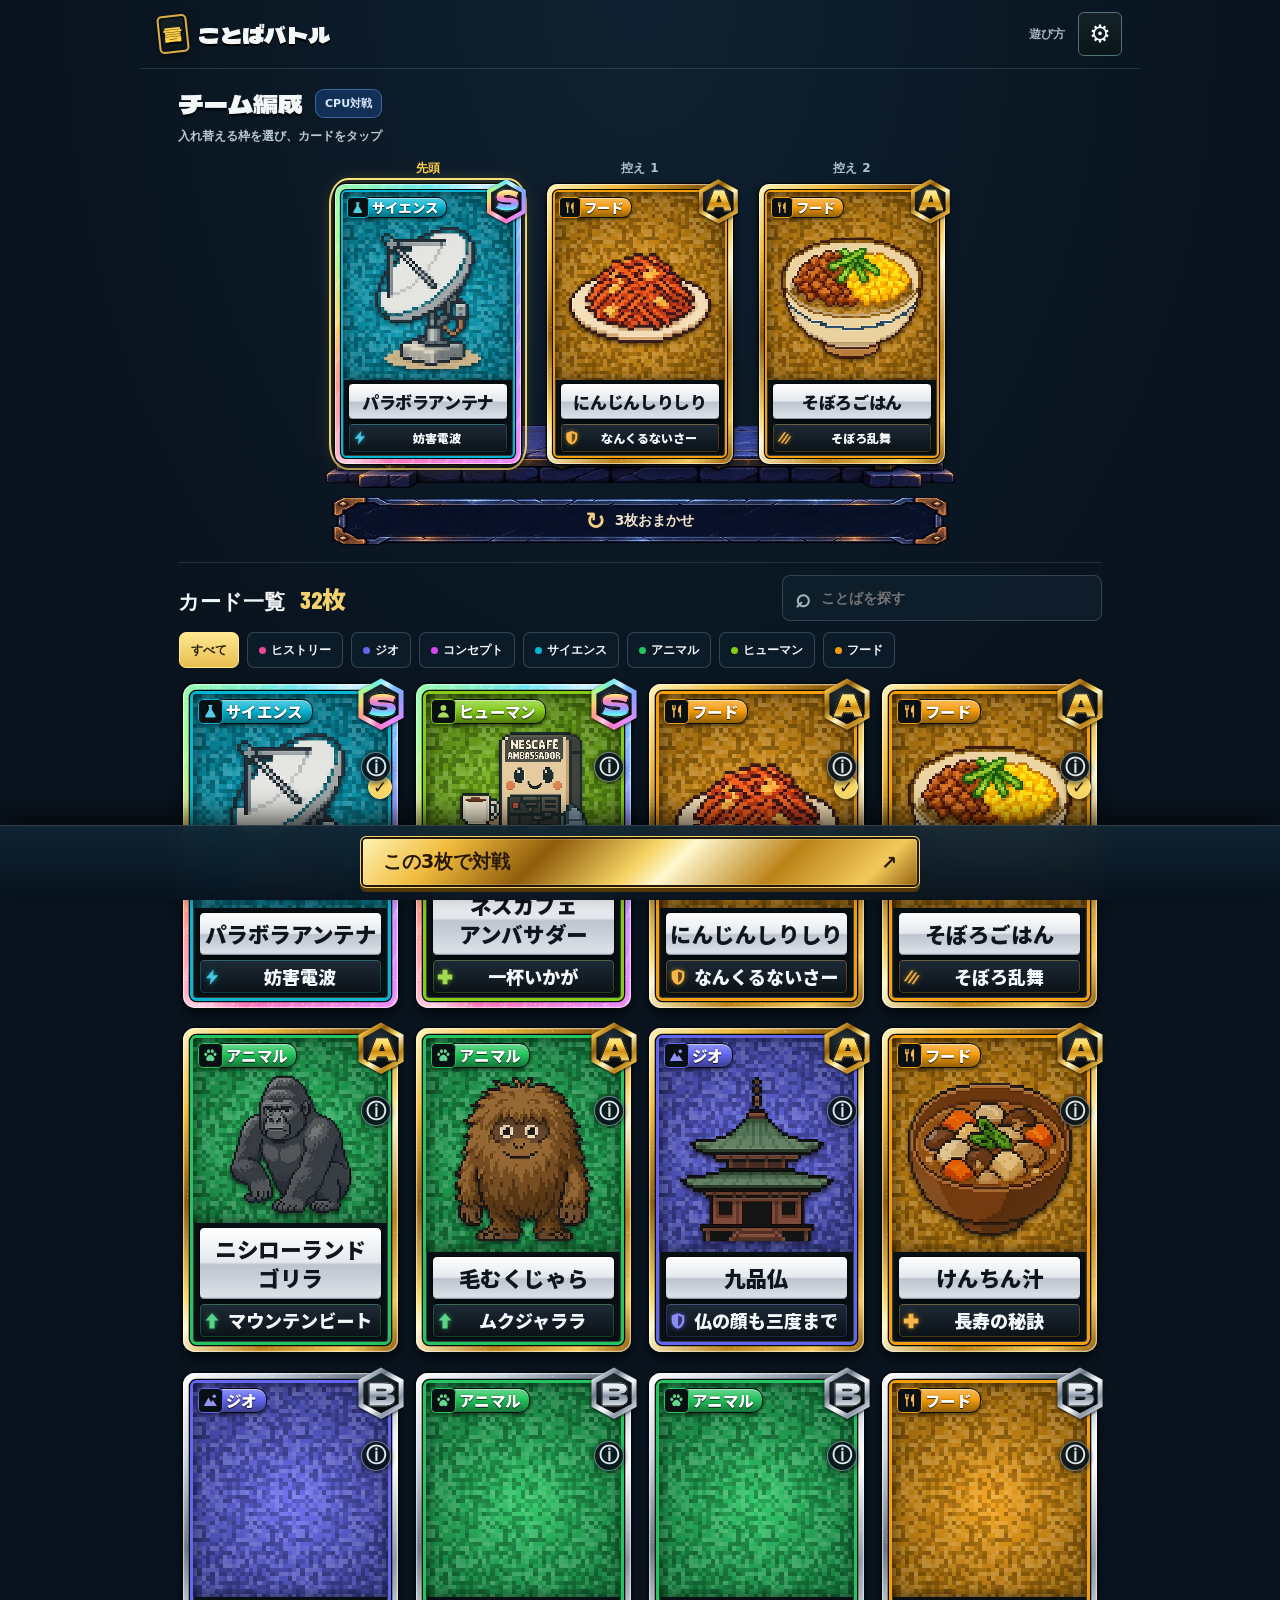
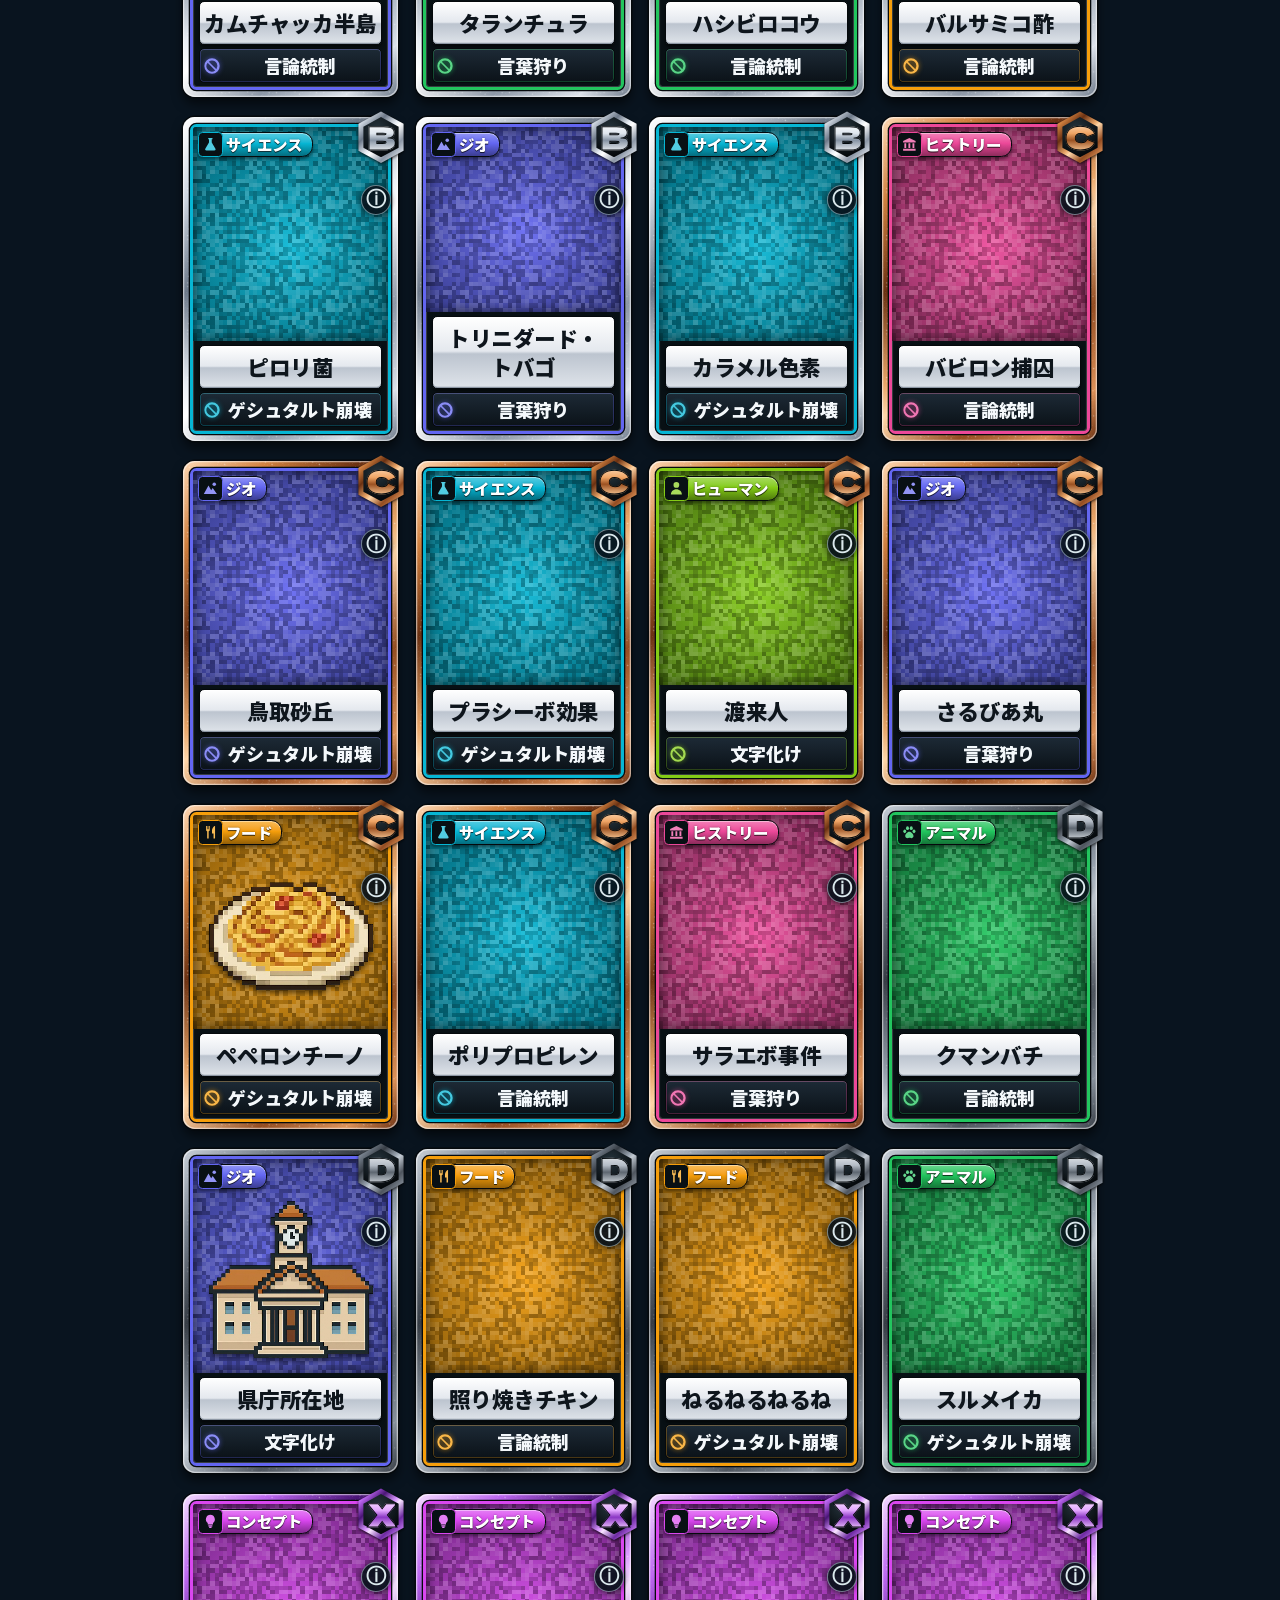
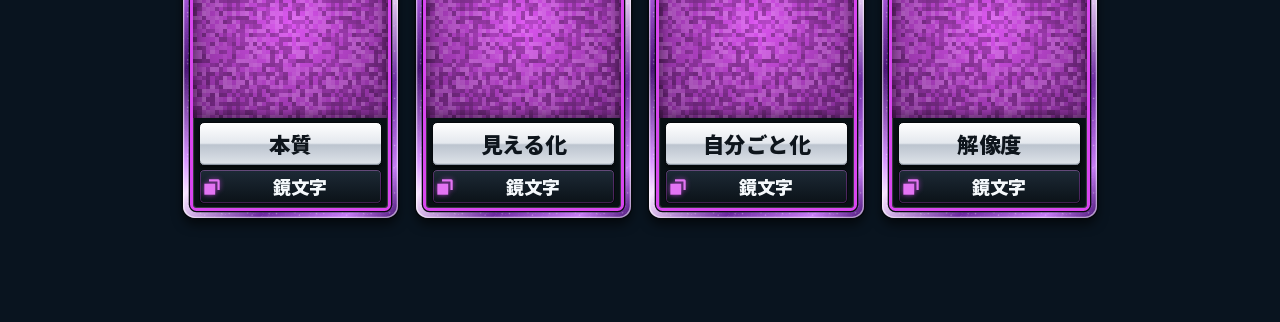
<file: index.html>
<!doctype html>
<html lang="ja">
<head>
<meta name="robots" content="noindex,nofollow">
  <meta charset="utf-8">
  <meta name="viewport" content="width=device-width,initial-scale=1,viewport-fit=cover">
  <meta name="theme-color" content="#0b171b">
  <link rel="icon" href="data:,">
  <link rel="preload" as="image" href="battle-ui/assets/img/moon-arena-preview.webp" fetchpriority="high" onload="this.dataset.loaded='true'" onerror="this.dataset.failed='true'">
  <title>ことばバトル — WORD DUEL</title>
  <style>.boot-loading{position:fixed;inset:0;z-index:100;background:#091522;color:#f2e5be;display:grid;place-content:center;justify-items:center;gap:20px;font-family:system-ui,sans-serif;text-align:center;padding:24px}.boot-loading[hidden]{display:none}.boot-loading strong{font-size:25px}.boot-loading p{font-size:13px}.boot-spinner{width:38px;height:38px;border:3px solid #40516a;border-top-color:#f5cf72;border-radius:50%;animation:boot-spin 1s linear infinite}.boot-loading button{padding:14px 24px;background:#e9c46b;border:0;border-radius:5px;font-weight:bold}@keyframes boot-spin{to{transform:rotate(360deg)}}@media(prefers-reduced-motion:reduce){.boot-spinner{animation:none}}</style>
  <link rel="stylesheet" href="battle-ui/styles/game.css?v=20261007-card-labels2" data-game-style media="print" fetchpriority="high" onload="this.dataset.loaded='true'">
  <noscript><link rel="stylesheet" href="battle-ui/styles/game.css?v=20261007-card-labels2"></noscript>
  <script defer src="battle-ui/game.js?v=20261007-card-labels2"></script>
</head>
<body>
<div id="bootLoading" class="boot-loading" role="status"><span class="boot-spinner" aria-hidden="true"></span><strong>ことばバトル</strong><p id="bootStatus">カードを準備中…</p><button id="bootRetry" type="button" hidden>もう一度読み込む</button></div>
<div class="ambient" aria-hidden="true"></div>
  <header class="masthead">
    <a class="brand" href="index.html" aria-label="ことばアーケードに戻る"><span class="brand-mark">言</span><span>ことばバトル<small>カード × じゃんけん</small></span></a>
    <nav><button class="text-button" id="rulesButton">遊び方</button><button class="icon-button" id="settingsButton" aria-label="音と演出の設定">⚙</button></nav>
  </header>
  <main>
    <section id="setupScreen" class="setup-screen">
      <div class="intro"><div><div class="setup-title-row"><h1>チーム編成</h1><span class="cpu-mode">CPU対戦</span></div><p class="intro-copy">入れ替える枠を選び、カードをタップ</p></div></div>
      <section class="team-panel" data-side="A" aria-labelledby="teamHeading"><h2 id="teamHeading" class="sr-only">あなたの3枚</h2><div id="teamSlots" class="team-slots"></div><button id="randomTeam" class="subtle-button" type="button"><span aria-hidden="true">↻</span> 3枚おまかせ</button><p class="cpu-note sr-only">相手は毎回ランダム</p></section>
      <section class="collection" aria-labelledby="collectionHeading"><p id="selectionTarget" class="selection-target sr-only" role="status">1枚目にセットするカードを選ぶ</p><div class="collection-heading"><h2 id="collectionHeading">カード一覧 <span>32枚</span></h2><label class="search-box"><span aria-hidden="true">⌕</span><input id="searchInput" type="search" placeholder="ことばを探す" aria-label="ことばを検索"></label></div><div id="typeFilters" class="filters" aria-label="タイプで絞り込む"></div><div id="wordGrid" class="word-grid"></div><p id="emptySearch" class="empty-search" hidden>そのことばは見つかりませんでした。</p></section>
      <div class="setup-dock"><p class="match-summary"><span>あなたの3枚</span><b>VS</b><span>ランダムCPU</span></p><button id="startBattle" class="primary-button">この3枚で対戦 <span>↗</span></button></div>
    </section>
    <section id="battleScreen" class="battle-screen" hidden></section>
    <section id="resultScreen" class="result-screen" hidden aria-labelledby="resultTitle"><div class="result-hero"><p class="eyebrow">BATTLE RESULT</p><div id="resultEmblem" class="result-emblem" aria-hidden="true"></div><h1 id="resultTitle">YOU WIN</h1><b id="resultOutcome" class="result-outcome">勝利</b></div><div id="resultStats" class="result-stats"></div><div id="resultCards" class="result-cards"></div><p id="resultCopy"></p><div class="result-actions"><button id="rematchButton" class="primary-button">もう一度対戦 ›</button><button id="backToSetup" class="subtle-button">編成を変える</button></div></section>
  </main>
  <dialog id="panelDialog" class="panel-dialog"><div class="dialog-head"><p class="eyebrow" id="dialogLabel"></p><button id="closeDialog" class="icon-button" aria-label="閉じる">×</button></div><div id="dialogContent"></div></dialog>
  <div id="toast" class="toast" role="status" hidden></div>
</body>
</html>
</file>
<file: battle-ui/styles/game.css>
@charset "UTF-8";
@font-face{font-family:"KB Dela";src:url(../assets/fonts/DelaGothicOne-subset.woff2) format("woff2");font-weight:400;font-display:swap} @font-face{font-family:"KB Noto";src:url(../assets/fonts/NotoSansJP-700-subset.woff2) format("woff2");font-weight:700;font-display:swap} @font-face{font-family:"KB Noto";src:url(../assets/fonts/NotoSansJP-900-subset.woff2) format("woff2");font-weight:900;font-display:swap} @font-face{font-family:"KB Barlow";src:url(../assets/fonts/BarlowCondensed-800-subset.woff2) format("woff2");font-weight:800;font-display:swap} :root{ --font-title:"KB Dela","Dela Gothic One","Hiragino Sans","Yu Gothic UI","Meiryo",sans-serif; --font-ui:system-ui,-apple-system,"Hiragino Sans","Hiragino Kaku Gothic ProN","Yu Gothic UI","Meiryo",sans-serif; --font-num:"KB Barlow","Barlow Condensed","Arial Narrow","KB Noto",sans-serif; --ink:#081014;--arena:#0b171b;--text:#f3f7f8;--muted:#9fb3b8;--line:#7fb6c233; --panel:linear-gradient(180deg,#152329f2,#0b1519f2); --panel-edge:#3f5e66;--panel-hi:#9cc6cf40; --gold:#ffd04a;--gold-deep:#b77a08; --you:#2f7cf6;--cpu:#e5322d; --hp-you:linear-gradient(180deg,#8cff9e,#22d154 45%,#119338); --hp-cpu:linear-gradient(180deg,#ff9b85,#f0442c 45%,#a8180f); --hp-high:linear-gradient(180deg,#a5ffae,#35d35b 45%,#13953c); --hp-mid:linear-gradient(180deg,#fff5a8,#ffd033 45%,#c78b05); --hp-low:linear-gradient(180deg,#ffb39e,#f24b36 45%,#bd201f); --hp-ghost:#ffe08a; --atk:linear-gradient(90deg,#b5160f,#ff4a32);--def:linear-gradient(90deg,#1650c8,#3aa0ff);--eva:linear-gradient(90deg,#0f8a3a,#2fe36a); --atk-ico:#ff4a3a;--def-ico:#3c9bff;--eva-ico:#2fe36a; --buff:#5ff08a;--guard:#7cc4ff;--debuff:#c69bff; --metal-gold:linear-gradient(135deg,#fff4b8 0%,#f0bb3c 16%,#8f5c0c 33%,#f7d566 50%,#fff8cf 56%,#bb8318 74%,#f3c95a 90%,#8f5c0c 100%); --metal-silver:linear-gradient(135deg,#ffffff 0%,#ccd4de 16%,#6c7888 33%,#e8edf3 50%,#ffffff 56%,#8c97a6 74%,#dce2ea 90%,#6c7888 100%); --metal-bronze:linear-gradient(135deg,#ffd9b4 0%,#d0803f 16%,#6b3112 33%,#e7a467 50%,#ffd6a8 56%,#934c21 74%,#dc9158 90%,#6b3112 100%); --metal-iron:linear-gradient(135deg,#c9d0d8 0%,#76808c 16%,#363c44 33%,#949eaa 50%,#c2cad3 56%,#4e555e 74%,#87909b 90%,#363c44 100%); --metal-violet:linear-gradient(135deg,#f5dcff 0%,#bc66f0 16%,#4a1576 33%,#d996ff 50%,#f8e3ff 56%,#6d2aa1 74%,#c77df5 90%,#4a1576 100%); --metal-rainbow:linear-gradient(115deg,#ffffff00 30%,#ffffffb0 46%,#ffffff00 58%),conic-gradient(from 200deg at 40% 45%,#ff6fa5,#ffd36b,#9dff9a,#5fe3ff,#8f9dff,#e88bff,#ff6fa5); --text-gold:linear-gradient(180deg,#fff7c6 0%,#ffd75a 40%,#d08d0e 62%,#ffe58c 100%); --text-silver:linear-gradient(180deg,#ffffff 0%,#dfe6ee 40%,#8693a3 62%,#f2f5f8 100%); --text-bronze:linear-gradient(180deg,#ffe2c4 0%,#f0a565 40%,#9b5121 62%,#ffcf9c 100%); --text-iron:linear-gradient(180deg,#eef1f4 0%,#b4bcc6 40%,#5d6670 62%,#d2d8de 100%); --text-violet:linear-gradient(180deg,#fbeaff 0%,#e3a6ff 40%,#8b37c4 62%,#f1c9ff 100%); --text-rainbow:linear-gradient(180deg,#fff 0%,#ffe27a 22%,#ff86c0 42%,#a58cff 62%,#62e6ff 82%,#b6ffb0 100%); --fx-speed:1;--ease-out:cubic-bezier(.2,.8,.2,1);--ease-snap:cubic-bezier(.3,1.4,.5,1); color-scheme:dark; } body.speed-fast{--fx-speed:.5} *,*:before,*:after{box-sizing:border-box} body{margin:0;background:var(--arena);color:var(--text);font-family:var(--font-ui)} button,input,select{font:inherit} button{-webkit-tap-highlight-color:transparent} [hidden]{display:none!important} .svg-defs{position:absolute;width:0;height:0;overflow:hidden}
body{min-width:320px;font-weight:700}button,a,input,select{touch-action:manipulation}button{color:inherit;cursor:pointer}button:disabled{cursor:default}button:focus-visible,a:focus-visible,input:focus-visible,select:focus-visible{outline:3px solid var(--gold);outline-offset:3px}a{color:inherit;text-decoration:none}h1,h2,h3,p{margin:0} .ambient{position:fixed;inset:0;z-index:-1;background:linear-gradient(#061015b3,#061015e8),var(--asset-arena-wide,url(../assets/img/arena-wide.webp)) center/cover} .masthead{max-width:1200px;margin:auto;padding:20px 24px;display:flex;align-items:center;justify-content:space-between;border-bottom:1px solid var(--line);gap:12px}.masthead nav{display:flex;gap:12px;align-items:center} .brand{display:flex;align-items:center;gap:12px;font:400 20px/1.3 var(--font-title)}.brand small{display:block;font:700 10px/1.8 var(--font-ui);letter-spacing:.14em;color:var(--muted)}.brand-mark{display:grid;place-items:center;width:42px;height:50px;border:2px solid #dcae45;border-radius:5px;transform:rotate(-6deg);color:var(--gold);background:var(--panel);box-shadow:inset 0 0 0 2px #081014,0 4px 10px #0008} .icon-button,.text-button,.subtle-button{min-height:44px;border:1px solid #52717b;background:var(--panel);border-radius:6px;padding:8px 14px;font-size:13px;display:inline-flex;align-items:center;justify-content:center;gap:8px}.text-button{border-color:transparent;background:transparent;color:var(--muted)}.icon-button{width:44px;padding:0;font:700 24px/1 var(--font-ui)}.subtle-button:hover,.icon-button:hover{border-color:var(--gold)} .primary-button{min-height:50px;padding:12px 22px;background:var(--metal-gold);color:#281807;border:1px solid #f5d26b;box-shadow:inset 0 0 0 2px #261805,inset 0 0 0 3px #fff3,0 4px 0 #513608;border-radius:6px;font-weight:900;font-size:16px;display:flex;align-items:center;justify-content:space-between;gap:20px}.primary-button:active{transform:translateY(2px);box-shadow:inset 0 0 0 2px #261805,0 2px 0 #513608} .setup-screen{max-width:1160px;margin:auto;padding:30px 24px 160px}.intro{display:flex;align-items:center;justify-content:space-between;gap:16px;margin-bottom:24px}.intro h1{font:400 32px/1.4 var(--font-title);text-shadow:0 3px #0008}.intro-copy{margin-top:8px;color:var(--muted);font-size:13px}.arcade-rule{display:grid;gap:5px;text-align:right;font-size:14px;color:var(--gold)}.arcade-rule span{color:var(--muted);font-size:12px} .team-panel{background:var(--panel);border:1px solid #4b636c;border-radius:10px;padding:16px;margin-bottom:30px;box-shadow:inset 0 1px #b7dbe422,0 8px 20px #0005}.section-label{display:flex;justify-content:space-between;align-items:center;gap:12px;margin-bottom:14px}.section-label h2{font-size:16px}.section-label>span{font-size:11px;color:var(--muted)} .team-slots{display:grid;grid-template-columns:repeat(3,minmax(0,1fr));gap:12px}.team-slot{position:relative;min-width:0;min-height:100px;padding:12px;border:1px solid #36515c;border-radius:6px;background:linear-gradient(120deg,#17313c,#081216);display:flex;align-items:center;gap:10px;text-align:left}.team-slot.selected{border-color:var(--gold);box-shadow:inset 0 0 0 1px #ffd04a66,0 0 16px #ffd04a16}.team-slot img{width:76px;height:76px;object-fit:contain;filter:drop-shadow(0 4px 4px #000a)}.team-slot b{display:block;font-size:14px;overflow-wrap:anywhere}.team-slot small{display:block;color:var(--muted);font-size:11px;margin-top:5px}.slot-no{position:absolute;top:5px;left:7px;font:800 15px var(--font-num);color:var(--gold)} .team-tools{display:flex;gap:8px;margin-top:12px;flex-wrap:wrap}.team-tools .subtle-button{font-size:12px;min-height:40px}.collection-heading{display:flex;align-items:center;justify-content:space-between;gap:16px;margin-bottom:14px}.eyebrow{font-size:11px;line-height:1.4;letter-spacing:.12em;color:var(--muted)}.collection-heading h2{font-size:20px;margin-top:5px}.collection-heading h2 span{color:var(--gold);font:800 24px var(--font-num);margin-left:8px} .search-box{display:flex;align-items:center;gap:8px;background:#050d11;border:1px solid #49636b;border-radius:6px;padding:0 12px;width:260px}.search-box>span{font-size:26px;color:var(--muted)}.search-box input{width:100%;height:44px;min-width:0;border:0;background:none;color:var(--text);font-size:13px} .filters{display:flex;gap:7px;overflow:auto;padding:3px 2px 14px;scrollbar-width:thin}.filter{display:inline-flex;align-items:center;gap:5px;min-height:40px;padding:7px 12px;white-space:nowrap;border:1px solid #3d535a;border-radius:5px;background:#0c181e;font-size:12px}.filter.active{border-color:var(--card-color);background:color-mix(in srgb,var(--card-color) 14%,#0c181e)}.filter-dot{width:7px;height:7px;border-radius:50%;background:var(--card-color)} .word-grid{display:grid;grid-template-columns:repeat(5,minmax(0,1fr));gap:24px 20px;padding-top:6px}.word-entry{display:block;min-width:0;padding:0;background:transparent;border:0;text-align:left;position:relative;transition:transform 150ms ease}.word-entry:hover{transform:translateY(-4px)}.word-entry .kcard{width:100%}.word-entry.in-team:after{content:'編成中';position:absolute;left:8px;top:38px;font-size:10px;background:#061113eb;color:var(--gold);padding:4px 7px;border:1px solid var(--gold);border-radius:4px} .entry-footer{display:flex;justify-content:space-between;gap:5px;margin:7px 2px 0;color:var(--muted);font-size:10px}.entry-footer span:first-child{overflow:hidden;white-space:nowrap;text-overflow:ellipsis}.card-stats{display:grid;gap:4px;margin:10px 2px 0;padding:9px 8px;background:#081318d9;border:1px solid #35505b;border-radius:5px}.card-stat{display:grid;grid-template-columns:26px minmax(0,1fr) 30px;gap:6px;align-items:center;font-size:10px;line-height:1.2}.card-stat b{text-align:right;font:800 15px/1 var(--font-num)}.stat-track{height:5px;background:#02080b;overflow:hidden;border-radius:2px}.stat-track i{display:block;height:100%;background:var(--hp-you)}.stat-atk .stat-track i{background:var(--atk)}.stat-def .stat-track i{background:var(--def)}.stat-eva .stat-track i{background:var(--eva)}.empty-search{text-align:center;padding:40px;color:var(--muted)} .setup-dock{position:fixed;bottom:0;left:0;right:0;z-index:5;display:flex;justify-content:center;gap:60px;align-items:center;padding:14px 24px max(14px,env(safe-area-inset-bottom));background:linear-gradient(#16272ff2,#081014fa);border-top:1px solid #5e7984;box-shadow:0 -10px 26px #0009;backdrop-filter:blur(12px)}.setup-dock>.primary-button{width:300px} .panel-dialog{position:fixed;padding:20px;width:min(540px,calc(100% - 24px));max-height:calc(100dvh - 32px);overflow:auto;border:1px solid #8babb4;border-radius:10px;background:linear-gradient(140deg,#1e343e,#081318 70%);box-shadow:inset 0 0 0 3px #071015,0 24px 80px #000c;color:var(--text);overscroll-behavior:contain}.panel-dialog::backdrop{background:#02080ccd;backdrop-filter:blur(4px)}.dialog-head{display:flex;justify-content:space-between;align-items:center;margin-bottom:16px;min-height:44px}.panel-dialog h2{font-size:22px;line-height:1.45}.panel-dialog h3{font-size:16px}.panel-copy{font-size:13px;color:#bdced5;line-height:1.9;margin:12px 0}.panel-copy p{margin:16px 0}.panel-copy strong{color:var(--text)} .detail-top{display:grid;grid-template-columns:150px minmax(0,1fr);gap:22px;align-items:center}.detail-top .kcard{width:100%}.detail-top p{font-size:12px;color:var(--muted);margin-top:10px}.detail-stats{display:grid;grid-template-columns:repeat(4,minmax(0,1fr));gap:8px;margin:20px 0}.detail-stat{background:#030b0f;border:1px solid #3d5862;border-radius:5px;text-align:center;padding:10px 4px}.detail-stat small{display:block;font-size:11px;color:var(--muted)}.detail-stat b{font:800 30px var(--font-num)}.skill-description{padding:16px;border-left:3px solid var(--gold);background:#03101599;font-size:13px;line-height:1.9}.skill-description h3{color:var(--gold);margin-bottom:6px}.dialog-actions{display:flex;gap:12px;margin-top:20px;flex-wrap:wrap}.dialog-actions .primary-button{flex:1} .setting-row{display:flex;align-items:center;justify-content:space-between;gap:16px;font-size:13px;margin-top:18px;min-height:44px}.setting-row select{max-width:68%;min-height:44px;padding:8px;border:1px solid #5d7b85;background:#09151b;color:var(--text);border-radius:5px;font-size:12px}.setting-row input[type=range]{width:55%;height:32px;accent-color:var(--gold)}.setting-row input[type=checkbox]{width:24px;height:24px;accent-color:var(--gold)} .switch-choice{display:flex;align-items:center;gap:14px;width:100%;min-height:88px;margin-top:12px;padding:12px;border:1px solid #4a6873;border-radius:6px;background:var(--panel);text-align:left}.switch-choice:hover{border-color:var(--gold)}.switch-choice img{width:70px;height:70px;object-fit:contain}.switch-choice b{display:block;font-size:15px}.switch-choice small{display:block;font-size:11px;line-height:1.7;color:var(--muted);margin-top:5px}.order-row{display:flex;align-items:center;gap:8px;margin-top:12px}.order-row>span{flex:1;font-size:14px}.history-list{padding-left:20px;font-size:12px;line-height:1.8;color:#cedbe0}.history-list li{margin-bottom:10px} .result-screen{max-width:780px;margin:0 auto;padding:48px 24px;text-align:center}.result-screen h1{font:800 clamp(50px,12vw,90px)/1.2 var(--font-num);color:var(--gold);text-shadow:0 4px #281807,0 0 30px #ffd04a22;margin:12px 0}#resultCopy{font-size:13px;color:var(--muted);line-height:1.7}.result-cards{display:grid;grid-template-columns:repeat(3,minmax(0,1fr));gap:20px;margin:40px 0}.result-cards .kcard{width:100%}.result-hp{font:800 18px/1.5 var(--font-num);margin-top:12px}.result-actions{display:flex;flex-wrap:wrap;justify-content:center;gap:12px}.result-actions .primary-button{justify-content:center}.toast{position:fixed;bottom:140px;left:50%;transform:translateX(-50%);z-index:30;max-width:calc(100% - 28px);width:max-content;padding:12px 20px;border:1px solid var(--gold);border-radius:6px;background:#0a171cf5;color:var(--text);font-size:13px;box-shadow:0 6px 24px #000b} @media(max-width:900px){.word-grid{grid-template-columns:repeat(4,minmax(0,1fr))}.team-slot img{width:54px}.team-slot b{font-size:12px}.setup-dock{gap:24px}} @media(max-width:620px){ .masthead{padding:12px 16px}.brand{font-size:15px;gap:8px}.brand-mark{width:32px;height:40px}.brand small{font-size:9px}.masthead nav{gap:4px}.text-button{padding:8px;font-size:12px}.setup-screen{padding:22px 14px 164px}.intro h1{font-size:26px}.arcade-rule{display:none}.intro-copy{font-size:12px} .team-panel{padding:12px}.section-label h2{font-size:14px}.section-label>span{font-size:10px}.team-slots{gap:6px}.team-slot{flex-direction:column;gap:3px;padding:18px 5px 8px;text-align:center;min-height:132px}.team-slot img{width:60px;height:50px}.team-slot b{font-size:10px}.team-slot small{font-size:9px;margin-top:4px}.team-tools{gap:5px}.team-tools .subtle-button{padding:6px 9px;min-height:44px;font-size:10px} .collection-heading{gap:10px}.collection-heading h2{font-size:17px}.search-box{width:150px}.search-box input{font-size:11px}.filters{gap:6px}.filter{padding:6px 10px}.word-grid{grid-template-columns:repeat(2,minmax(0,1fr));gap:24px 16px;padding:5px 4px}.setup-dock{flex-direction:column;gap:8px;padding:9px 14px max(12px,env(safe-area-inset-bottom))}.setup-dock>.primary-button{width:100%;max-width:450px;min-height:48px} .panel-dialog{padding:16px}.detail-top{grid-template-columns:130px minmax(0,1fr);gap:16px}.detail-top h2{font-size:19px}.detail-top p{font-size:11px}.detail-stats{gap:6px;margin:16px 0}.detail-stat b{font-size:26px}.dialog-actions{gap:8px}.dialog-actions .primary-button{font-size:14px;padding:10px 14px}.dialog-actions>.subtle-button{width:100%}.result-screen{padding:32px 14px}.result-cards{gap:12px;margin:30px 0}.result-hp{font-size:13px}.result-actions{flex-direction:column}.result-actions .primary-button{font-size:15px} } @media(prefers-reduced-motion:reduce){.word-entry{transition:none}.word-entry:hover{transform:none}}.motion-reduced .word-entry{transition:none} .match-teams{display:grid;grid-template-columns:repeat(2,minmax(0,1fr));gap:18px;margin-bottom:28px} .match-teams .team-panel{--team-accent:#71b8ff;margin:0;min-width:0;border-top:3px solid var(--team-accent)} .match-teams .team-panel[data-side="B"]{--team-accent:#ff9181} .team-panel[data-editing="true"]{box-shadow:inset 0 0 0 1px #b7dbe422,0 0 20px #122836} .team-panel .section-label h2{display:flex;align-items:center;gap:8px;font-size:15px} .team-panel .section-label>span{font-size:10px} .team-panel .team-slots{gap:8px} .team-panel .team-slot{display:flex;flex-direction:column;justify-content:start;text-align:center;min-height:150px;padding:18px 5px 8px;gap:5px;border-color:#42606d;background:linear-gradient(160deg,color-mix(in srgb,var(--type) 15%,#17313c),#081216)} .team-panel .team-slot.selected{border:2px solid var(--team-accent);padding:17px 4px 7px;box-shadow:0 0 12px color-mix(in srgb,var(--team-accent) 20%,transparent)} .slot-art{position:relative;display:block;width:76px;height:68px;flex:0 0 auto;overflow:hidden} .team-slot .slot-art img{width:100%;height:100%}.slot-copy{min-width:0;width:100%}.team-panel .team-slot b{font-size:12px;line-height:1.4}.team-panel .team-slot small{font-size:10px;line-height:1.3} .slot-copy small i{display:inline-block;width:6px;height:6px;border-radius:50%;margin-right:3px} .slot-edit{font-size:10px;line-height:14px;color:var(--team-accent);margin-top:auto;text-decoration:underline;text-underline-offset:3px} .team-tools{justify-content:space-between;gap:5px}.team-tools .subtle-button{padding:6px 10px;flex:1;min-height:40px;white-space:nowrap} .selection-target{width:fit-content;border-left:3px solid #71b8ff;background:#173248;padding:8px 12px;font-size:13px;margin-bottom:14px}.selection-target[data-side="B"]{border-color:#ff9181;background:#3d2223} .collection{scroll-margin-top:18px}.match-summary{display:flex;align-items:center;gap:22px;font-size:13px;color:#d7e6ec}.match-summary b{font:800 24px var(--font-num);color:var(--gold)} @media(max-width:760px){.match-teams{grid-template-columns:1fr;gap:12px}.team-panel .team-slot{min-height:118px;gap:3px}.slot-art{width:64px;height:45px}.team-panel .team-slot b{font-size:11px}.team-panel .team-slot small{font-size:9px}.team-panel .section-label{margin-bottom:9px}.match-teams .team-panel{padding:11px}.team-tools{margin-top:9px}.team-tools .subtle-button{min-height:36px;font-size:11px}.match-summary{font-size:12px;gap:20px}} @media(max-width:620px){.setup-screen{padding-bottom:132px}.setup-dock{gap:6px}.match-summary b{font-size:18px}} @keyframes result-arrive{from{opacity:0;transform:scale(1.3);filter:blur(5px)}to{opacity:1;transform:scale(1);filter:blur(0)}} .result-screen.screen-enter h1{animation:result-arrive 550ms cubic-bezier(.15,.85,.2,1)} body.motion-reduced .result-screen h1{animation:none} @media(prefers-reduced-motion:reduce){.result-screen h1{animation:none!important}} .setup-screen{max-width:1040px;padding-top:16px;padding-bottom:116px} .intro{margin-bottom:12px}.intro h1{font-size:24px;line-height:1.2}.intro-copy{margin-top:3px;font-size:12px} .cpu-note{display:flex;align-items:center;gap:8px;font-size:12px;color:#dce9ec;white-space:nowrap} .cpu-note .owner-tag{font-size:12px}.cpu-note b{font-weight:900} .setup-screen>.team-panel{position:sticky;top:0;z-index:6;margin:0 0 14px;padding:10px 12px 8px;border:1px solid #527c96;border-top:3px solid #71b8ff;background:#101e25f7;backdrop-filter:blur(16px)} .setup-screen .section-label{margin-bottom:8px}.setup-screen .section-label h2{display:flex;align-items:center;gap:8px;font-size:15px} .setup-screen .section-label .subtle-button{min-height:34px;padding:5px 10px;white-space:nowrap;font-size:11px} .setup-screen .team-slots{gap:8px}.setup-screen .team-slot{height:94px;min-height:0;display:flex;flex-direction:row;gap:6px;padding:14px 8px 6px;background:linear-gradient(140deg,color-mix(in srgb,var(--type) 20%,#0e2028),#071014);border:2px solid #385565;text-align:left} .setup-screen .team-slot.selected{padding:14px 8px 6px;border-color:#ffd96f;box-shadow:0 0 0 2px #ffd96f44,0 0 18px #ffd04a38} .setup-screen .slot-no{top:3px;left:6px;font-size:10px;line-height:1.1;letter-spacing:.02em} .setup-screen .slot-art{width:66px;height:56px;flex:0 0 auto}.setup-screen .slot-art img{width:100%;height:100%} .setup-screen .slot-copy{min-width:0}.setup-screen .slot-copy b{font-size:12px;line-height:1.25;overflow-wrap:anywhere}.setup-screen .slot-copy small{margin-top:4px;font-size:10px;line-height:1.2} .team-help{margin-top:7px;font-size:11px;color:#d2e4e8;text-align:center} .selection-target{margin-bottom:8px;padding:7px 10px;font-size:12px}.collection{scroll-margin-top:190px} .collection-heading{margin-bottom:8px}.collection-heading h2{font-size:18px}.collection-heading h2 span{font-size:20px} .filters{padding-bottom:8px}.filter{min-height:34px;padding:5px 9px;font-size:11px} .word-grid{grid-template-columns:repeat(5,minmax(0,1fr));gap:16px 12px;padding:2px} .word-entry{text-align:center}.word-entry:hover{transform:none}.word-entry.in-team:after{content:none} .word-pick{display:block;position:relative;width:100%;padding:0;border:0;background:none;color:inherit;text-align:left} .word-pick:focus-visible,.word-more:focus-visible{outline:3px solid var(--gold);outline-offset:2px} .word-pick .kcard{width:100%}.word-pick:active{transform:scale(.96)} .chosen-badge{position:absolute;z-index:4;left:1px;top:2px;padding:2px 4px;border:1px solid #c6e8ff;border-radius:3px;background:#145fa5;color:#fff;font-size:9px;line-height:1.1;white-space:nowrap} .word-entry .entry-footer{display:grid;grid-template-columns:minmax(0,1fr) auto;align-items:start;gap:3px;margin:4px 0 0;color:#e6f0f3;font-size:10px;line-height:1.25;text-align:left} .word-entry .entry-footer span:first-child{white-space:normal;overflow-wrap:anywhere;display:-webkit-box;-webkit-box-orient:vertical;-webkit-line-clamp:2;overflow:hidden;min-height:25px} .word-more{min-width:32px;min-height:26px;padding:2px 3px;border:1px solid #68848f;border-radius:4px;background:#0c202a;color:#dbe9ed;font-size:10px} .setup-dock{gap:16px;padding:8px 16px max(8px,env(safe-area-inset-bottom))}.setup-dock>.primary-button{width:260px;min-height:46px} @media(max-width:620px){ .setup-screen{padding:10px 10px 98px}.intro{align-items:flex-start;gap:7px}.intro h1{font-size:21px}.intro-copy{font-size:11px}.cpu-note{align-items:flex-end;flex-direction:column;gap:3px;font-size:9px}.cpu-note .owner-tag{font-size:10px;padding:3px 6px} .setup-screen>.team-panel{padding:8px 8px 6px;margin-bottom:10px}.setup-screen .section-label{margin-bottom:7px}.setup-screen .section-label h2{font-size:13px}.setup-screen .section-label .subtle-button{min-height:32px;padding:4px 7px;font-size:10px} .setup-screen .team-slots{gap:5px}.setup-screen .team-slot{height:108px;min-height:0;flex-direction:column;align-items:center;gap:1px;padding:16px 3px 3px;text-align:center} .setup-screen .team-slot.selected{padding:16px 3px 3px}.setup-screen .slot-art{width:72px;height:49px}.setup-screen .slot-copy b{font-size:10px;line-height:1.15;display:-webkit-box;-webkit-box-orient:vertical;-webkit-line-clamp:2;overflow:hidden}.setup-screen .slot-copy small{font-size:8px;margin-top:2px} .team-help{font-size:10px;margin-top:5px}.collection{scroll-margin-top:166px}.collection-heading{gap:8px}.collection-heading h2{font-size:16px}.search-box{width:135px}.search-box input{font-size:11px}.filter{min-height:30px;padding:4px 7px;font-size:10px} .word-grid{grid-template-columns:repeat(4,minmax(0,1fr));gap:12px 6px;padding:2px}.word-entry .entry-footer{font-size:9px}.word-more{min-width:29px;font-size:9px} .setup-dock{flex-direction:row;padding:7px 10px max(9px,env(safe-area-inset-bottom))}.setup-dock .match-summary{display:none}.setup-dock>.primary-button{width:100%;max-width:420px;min-height:46px} } @media(max-width:350px){.word-grid{grid-template-columns:repeat(3,minmax(0,1fr))}.cpu-note b{display:none}}
[data-rank="S"]{--metal:var(--metal-rainbow);--metal-text:var(--text-rainbow);--metal-edge:#e9f6ff;--metal-glow:#9fe7ff66} [data-rank="A"]{--metal:var(--metal-gold);--metal-text:var(--text-gold);--metal-edge:#ffe9a3;--metal-glow:#ffcf4a40} [data-rank="B"]{--metal:var(--metal-silver);--metal-text:var(--text-silver);--metal-edge:#f4f7fb;--metal-glow:#dfe9f530} [data-rank="C"]{--metal:var(--metal-bronze);--metal-text:var(--text-bronze);--metal-edge:#ffcfa1;--metal-glow:#e0915030} [data-rank="D"]{--metal:var(--metal-iron);--metal-text:var(--text-iron);--metal-edge:#c7ced6;--metal-glow:#00000000} [data-rank="X"]{--metal:var(--metal-violet);--metal-text:var(--text-violet);--metal-edge:#f0c8ff;--metal-glow:#c070ff40} .ico{width:1em;height:1em;fill:currentColor;flex:0 0 auto;display:inline-block;vertical-align:-.14em} .kcard{position:relative;container-type:inline-size;width:100%;aspect-ratio:63/95;isolation:isolate;font-family:"KB Noto",var(--font-ui);font-weight:900;color:var(--text);user-select:none;-webkit-user-select:none} .kcard-frame{position:absolute;inset:0;border-radius:5.5cqw;padding:3.4cqw;background:var(--metal); box-shadow:0 0 0 .7cqw #05090c,inset 0 0 0 .6cqw #ffffff88,inset 0 -1.2cqw 1.2cqw #0000004d,0 4cqw 7cqw #000000a6,0 0 7cqw var(--metal-glow)} .kcard-frame:before{content:"";position:absolute;inset:0;border-radius:inherit;background:var(--asset-sparkle,url(../assets/img/sparkle.png)) 0 0/22cqw;mix-blend-mode:screen;opacity:.55;pointer-events:none} .kcard[data-rank="S"] .kcard-frame:before{opacity:1;background:var(--asset-sparkle,url(../assets/img/sparkle.png)) 0 0/16cqw,repeating-linear-gradient(115deg,#ffffff00 0 6cqw,#ffffff38 7cqw,#ffffff00 8.5cqw)} .kcard[data-rank="D"] .kcard-frame:before{opacity:.3} .kcard-body{position:relative;height:100%;border-radius:3cqw;background:#081014;border:1.5cqw solid var(--type); box-shadow:0 0 0 .6cqw #05090c,inset 0 0 0 .5cqw #ffffff30;display:flex;flex-direction:column;gap:1.6cqw;padding:0 0 1.8cqw;overflow:hidden} .kcard-art,.mini-art{position:relative;overflow:hidden; background:var(--asset-mosaic,url(../assets/img/mosaic.png)) 0 0/48cqw,radial-gradient(ellipse 75% 70% at 50% 56%,color-mix(in srgb,var(--type) 92%,#fff 8%),color-mix(in srgb,var(--type) 62%,#02090c) 78%); image-rendering:pixelated} .kcard-art{flex:1 1 auto;min-height:0} .kcard-art:after{content:"";position:absolute;inset:0;box-shadow:inset 0 0 6cqw #000000a0;pointer-events:none} .art-pic{position:absolute;inset:0;display:block} .art-pic img{position:absolute;inset:0;width:100%;height:100%;object-fit:contain;image-rendering:pixelated; transform:translate(var(--art-x,0),var(--art-y,0)) scale(var(--art-scale,1)); -webkit-mask-image:linear-gradient(90deg,#0000,#000 3%,#000 97%,#0000),linear-gradient(#0000,#000 3%,#000 97%,#0000);-webkit-mask-composite:source-in; mask-image:linear-gradient(90deg,#0000,#000 3%,#000 97%,#0000),linear-gradient(#0000,#000 3%,#000 97%,#0000);mask-composite:intersect; filter:drop-shadow(0 1.6cqw 1.2cqw #0008)} .kcard-art .art-pic{inset:14cqw 3cqw 1cqw} .art-fallback{position:absolute;inset:0;display:grid;place-items:center;font:400 30cqw/1 var(--font-title);color:#fff;text-shadow:0 1cqw 0 #0008} .kcard-type{position:absolute;left:2.4cqw;top:2.4cqw;z-index:2;display:flex;align-items:center;gap:1.6cqw;height:11.5cqw;padding:0 4.2cqw 0 0; background:linear-gradient(180deg,color-mix(in srgb,var(--type) 70%,#fff 30%),var(--type) 45%,color-mix(in srgb,var(--type) 60%,#000)); border:.7cqw solid #05090c;border-radius:2cqw 5cqw 5cqw 2cqw;box-shadow:inset 0 .5cqw 0 #ffffff70,0 1cqw 1.6cqw #0007; font-weight:900;font-size:7.2cqw;line-height:1;color:#fff;text-shadow:0 .5cqw 0 #000a,0 0 1cqw #0006;letter-spacing:.02em} .kcard-type .ico{width:11.5cqw;height:11.5cqw;padding:1.8cqw;margin:-.7cqw 0 -.7cqw -.7cqw;background:#081014;border:.7cqw solid var(--type);border-radius:2cqw;color:color-mix(in srgb,var(--type) 70%,#fff)} .kcard-name{margin:0 2.6cqw;padding:3cqw 1.5cqw;min-height:20cqw;flex:0 0 auto;display:grid;place-items:center;text-align:center; background:linear-gradient(180deg,#ffffff,#e4e8ee 48%,#bcc4cf 52%,#dfe4ea);border:.8cqw solid #05090c;border-radius:2.4cqw; box-shadow:inset 0 .5cqw 0 #fff,inset 0 -.6cqw 0 #8d97a4,0 1cqw 1.4cqw #0008} .kcard-name b{color:#0e151c;font-weight:900;font-size:10cqw;line-height:1.35;letter-spacing:-.02em;word-break:normal;overflow-wrap:anywhere;text-wrap:balance;display:block;overflow:visible} .kcard-name .name-part{display:inline-block;white-space:nowrap} .kcard-move{margin:0 2.6cqw;min-height:16cqw;flex:0 0 auto;display:flex;align-items:center;gap:1.5cqw;padding:2cqw 1.5cqw; background:linear-gradient(180deg,#1d2a36,#0b1218);border:.8cqw solid #05090c;border-radius:2.4cqw;box-shadow:inset 0 .5cqw 0 #ffffff1f,inset 0 0 0 .4cqw color-mix(in srgb,var(--type) 35%,transparent)} .kcard-move .ico{width:8.4cqw;height:8.4cqw;color:color-mix(in srgb,var(--type) 75%,#fff);filter:drop-shadow(0 0 1.2cqw color-mix(in srgb,var(--type) 70%,transparent))} .kcard-move b{flex:1;min-width:0;font-weight:900;font-size:8.4cqw;line-height:1.35;white-space:normal;overflow-wrap:anywhere;text-wrap:balance;overflow:visible;text-align:center;color:#f4f8fb} .rank-badge{position:absolute;display:grid;place-items:center;filter:drop-shadow(0 .9cqw .8cqw #000c)} .rank-badge:before,.rank-badge:after{content:"";position:absolute;inset:0;clip-path:polygon(50% 0,100% 24%,100% 76%,50% 100%,0 76%,0 24%)} .rank-badge:before{background:var(--metal)} .rank-badge:after{inset:11%;background:radial-gradient(circle at 40% 30%,#26343d,#05090c 75%)} .rank-badge span{position:relative;z-index:1;font-family:var(--font-title);line-height:1;background:var(--metal-text);-webkit-background-clip:text;background-clip:text;color:transparent;-webkit-text-stroke:.03em #05090c} .kcard-rank{top:-2.6cqw;right:-2.6cqw;width:21cqw;height:24cqw;z-index:3} .kcard-rank span{font-size:14.5cqw;margin-top:-.6cqw} .card-hit{display:block;width:100%;padding:0;border:0;background:none;color:inherit;cursor:pointer;border-radius:6%} .card-hit:focus-visible{outline:3px solid var(--gold);outline-offset:4px} .mini{position:relative;container-type:inline-size;width:var(--mini-w,58px);aspect-ratio:58/66;padding:0;border:0;background:none;color:inherit;cursor:pointer;flex:0 0 auto} .mini-frame{position:absolute;inset:0;border-radius:8cqw;padding:5cqw;background:var(--metal);box-shadow:0 0 0 1px #05090c,inset 0 0 0 1px #ffffff80,0 3px 6px #0009} .mini-art{position:absolute;inset:5cqw 5cqw 27cqw;border-radius:4cqw;border:1px solid #05090c;background-size:64cqw,auto} .mini-art .art-pic{inset:6cqw} .mini-type{position:absolute;left:5cqw;right:5cqw;bottom:5cqw;height:21cqw;display:flex;align-items:center;justify-content:center;gap:3cqw;padding:0 3cqw; background:linear-gradient(180deg,#1d2a36,#081014);border:1px solid #05090c;border-top:2px solid var(--type);border-radius:0 0 4cqw 4cqw; font-weight:900;font-size:clamp(8px,14cqw,11px);letter-spacing:-.08em;line-height:1;color:#fff;white-space:nowrap;overflow:visible} .mini-type .ico{width:15cqw;height:15cqw;color:color-mix(in srgb,var(--type) 75%,#fff)} .mini-rank{top:-5cqw;right:-6cqw;width:28cqw;height:32cqw;z-index:2} .mini-rank span{font-size:19cqw} .mini-hp{position:absolute;left:8cqw;right:8cqw;bottom:-9cqw;height:5px;border-radius:3px;background:#03080b;box-shadow:0 0 0 1px #2a3d44;overflow:hidden} .mini-hp i{display:block;height:100%;background:var(--hp-fill-color,var(--hp-high));transform-origin:left} [data-level="high"]{--hp-fill-color:var(--hp-high)} [data-level="mid"]{--hp-fill-color:var(--hp-mid)} [data-level="low"]{--hp-fill-color:var(--hp-low)} .mini[data-dead] .mini-frame,.mini[data-dead] .mini-rank{filter:grayscale(1) brightness(.45)} .mini-down{position:absolute;left:-4cqw;right:-4cqw;top:36%;z-index:3;padding:2px 0;text-align:center;font-weight:900;font-size:max(9px,15cqw);color:#fff;background:#b3121bdd;transform:rotate(-10deg);box-shadow:0 2px 4px #0008} .mini:focus-visible{outline:3px solid var(--gold);outline-offset:3px;border-radius:6px} .kcard-md .kcard-frame{box-shadow:0 0 0 .7cqw #05090c,inset 0 0 0 .6cqw #ffffff88,0 3cqw 5cqw #0009} @media (prefers-reduced-motion:no-preference){ .kcard[data-rank="S"] .kcard-frame:before{animation:foil 5s linear infinite} body.motion-reduced .kcard[data-rank="S"] .kcard-frame:before{animation:none} } @keyframes foil{from{background-position:0 0,0 0}to{background-position:16cqw 16cqw,60cqw 0}}
body.in-battle{background:var(--arena);overflow:hidden} body.in-battle .masthead{display:none} .battle-screen{position:relative;height:100vh;height:100dvh;min-height:560px;max-width:560px;margin:0 auto;display:flex;flex-direction:column; padding:0 10px max(8px,env(safe-area-inset-bottom));font-family:var(--font-ui);color:var(--text);overflow:hidden;isolation:isolate} .arena-bg{position:fixed;inset:0;z-index:-1;background:#0b171b var(--asset-arena-portrait,url(../assets/img/arena-portrait.webp)) center 46%/cover no-repeat} .arena-bg:after{content:"";position:absolute;inset:0;background: radial-gradient(ellipse 70% 38% at 30% 66%,#3fd2ff14,transparent 70%),radial-gradient(ellipse 60% 30% at 74% 30%,#ffd04a10,transparent 70%), linear-gradient(180deg,#050b0ecc 0,#050b0e33 9%,#050b0e00 30%,#050b0e00 70%,#050b0e99 86%,#050b0ef2 100%)} .battle-head{flex:0 0 auto;height:48px;display:grid;grid-template-columns:44px minmax(0,1fr) 56px 44px;align-items:center;gap:6px;padding-top:max(3px,env(safe-area-inset-top))} .metal-btn{width:44px;height:44px;display:grid;place-items:center;padding:0;border-radius:8px;color:#e9f2f5;font-size:22px;cursor:pointer; background:linear-gradient(180deg,#2b3a42,#0d171c);border:1px solid #05090c;box-shadow:inset 0 0 0 1px #6f8d97aa,inset 0 1px 0 #b8d4dc66,0 2px 4px #0008} .metal-btn:active:not(:disabled){transform:translateY(1px)} .metal-btn:disabled{opacity:.45} .metal-btn:focus-visible,.hand-btn:focus-visible,.gauge-panel:focus-visible,.switch-btn:focus-visible{outline:3px solid var(--gold);outline-offset:2px} .battle-title{margin:0;text-align:center;font:400 25px/1 var(--font-title);letter-spacing:.02em;white-space:nowrap; background:linear-gradient(180deg,#ffffff 0%,#e3ebf0 45%,#8a9aa6 55%,#f1f5f7 100%);-webkit-background-clip:text;background-clip:text;color:transparent; filter:drop-shadow(0 2px 0 #05090c) drop-shadow(0 0 6px #6fd3ff33)} .round-badge{height:38px;display:grid;place-items:center;align-content:center;border-radius:8px;background:linear-gradient(180deg,#1e2b33,#0a1216); border:1px solid #05090c;box-shadow:inset 0 0 0 1px #56717baa} .round-badge small{font:800 9px/1 var(--font-num);letter-spacing:.12em;color:#9fb3b8} .round-badge b{font:800 21px/1 var(--font-num);color:var(--gold);letter-spacing:.04em} .duel{position:relative;flex:1 1 auto;min-height:0;display:flex;flex-direction:column;justify-content:space-evenly;gap:0;padding:2px 0 4px} .side{display:grid;column-gap:10px;align-items:start;position:relative} .side-enemy{grid-template-columns:minmax(0,1fr) var(--card-enemy,172px)} .side-ally{grid-template-columns:var(--card-ally,184px) minmax(0,1fr);row-gap:6px} .side-ally .hp-block{grid-column:1/-1} .side-info{display:flex;flex-direction:column;gap:5px;min-width:0} .side-ally .side-info{padding-top:4px} .card-slot{position:relative;z-index:2;will-change:transform} .card-slot.enemy{margin-top:28px} .card-slot.enemy .card-hit{transform:rotate(3deg)} .card-slot.ally .card-hit{transform:rotate(-3deg)} .card-slot.ally .kcard-frame{box-shadow:0 0 0 .7cqw #05090c,inset 0 0 0 .6cqw #ffffff88,inset 0 -1.2cqw 1.2cqw #0000004d,0 6cqw 10cqw #000000c0,0 0 8cqw var(--metal-glow)} .card-slot[data-down="true"]{opacity:.35;filter:grayscale(1)} .hp-block{min-width:0} .hp-head{display:flex;align-items:center;gap:7px;min-width:0;height:20px} .side-enemy .hp-head{position:absolute;left:0;right:0;top:0;height:22px} .side-enemy .hp-line{margin-top:28px} .owner-tag{flex:0 0 auto;font:800 14px/1 var(--font-num);letter-spacing:.06em;color:#fff;padding:3px 9px 2px;border-radius:4px;border:1px solid #05090c;box-shadow:inset 0 1px 0 #ffffff66} .owner-tag.cpu{background:linear-gradient(180deg,#ff5a4f,#b3140f)} .owner-tag.you{background:linear-gradient(180deg,#4f9bff,#1650c8)} .hp-name{min-width:0;font-weight:900;font-size:14px;line-height:1.2;white-space:nowrap;overflow:hidden;text-overflow:ellipsis;text-shadow:0 1px 2px #000} .hp-line{display:flex;flex-direction:column;gap:3px;margin-top:3px} .side-enemy .hp-line{flex-direction:row;align-items:center;gap:8px} .side-enemy .hp-num{flex:0 0 auto} .side-enemy .hp-bar{flex:1} .hp-num{display:flex;align-items:baseline;gap:4px;font-family:var(--font-num);font-weight:800;line-height:1;text-shadow:0 2px 0 #000a} .hp-cur{font-size:28px;letter-spacing:.01em;font-variant-numeric:tabular-nums;color:#fff} .hp-sep{font-size:18px;color:#9fb3b8} .hp-max{font-size:18px;color:#c6d3d7} .hp-block[data-level="low"] .hp-cur{color:#ff7b6b} .hp-bar{position:relative;display:block;height:13px;border-radius:3px;background:#03080b;border:1px solid #05090c;box-shadow:inset 0 0 0 1px #2c4048,0 1px 0 #ffffff14;overflow:hidden} .hp-bar i{position:absolute;inset:2px;border-radius:2px;transform-origin:left center} .hp-fill{background:var(--hp-fill-color,var(--hp-high));box-shadow:inset 0 1px 0 #ffffff80;transition:transform calc(180ms*var(--fx-speed)) var(--ease-out)} .hp-ghost{background:var(--hp-ghost);opacity:.85;transition:transform calc(360ms*var(--fx-speed)) ease-in calc(120ms*var(--fx-speed))} .hp-block[data-level="mid"] .hp-cur{color:#ffe374} .side-ally .hp-line{flex-direction:row;align-items:center;gap:10px} .side-ally .hp-num{flex:0 0 auto;min-width:104px} .side-ally .hp-bar{flex:1;height:18px} .stat-panel{padding:6px 8px 7px;border-radius:7px;background:var(--panel);border:1px solid #05090c;box-shadow:inset 0 0 0 1px var(--panel-edge),inset 0 1px 0 var(--panel-hi),0 3px 8px #0008;display:grid;gap:3px} .stat-row{display:grid;grid-template-columns:22px minmax(0,1fr) auto;grid-template-rows:auto 7px;column-gap:6px;row-gap:2px;align-items:center} .stat-ico{grid-row:1/3;width:20px;height:20px} .stat-atk .stat-ico{fill:var(--atk-ico)}.stat-def .stat-ico{fill:var(--def-ico)}.stat-eva .stat-ico{fill:var(--eva-ico)} .stat-label{font-weight:900;font-size:12px;line-height:1.1;color:#e8eff2} .stat-atk .stat-label{color:#ff8a7d}.stat-def .stat-label{color:#8fc3ff}.stat-eva .stat-label{color:#7df0a2} .stat-value{font:800 18px/1 var(--font-num);text-align:right;color:#fff;font-variant-numeric:tabular-nums} .stat-value small{font-size:13px;margin-left:1px} .stat-bar{grid-column:2/4;position:relative;height:7px;border-radius:2px;background:#03080b;box-shadow:inset 0 0 0 1px #24353c;overflow:hidden} .stat-bar i{position:absolute;inset:1px;border-radius:1px;transform-origin:left center} .stat-atk .stat-bar i{background:var(--atk)}.stat-def .stat-bar i{background:var(--def)}.stat-eva .stat-bar i{background:var(--eva)} .status-row{min-height:20px;display:flex;flex-wrap:wrap;gap:4px;align-content:flex-start} .status-chip{display:inline-flex;align-items:center;gap:2px;height:20px;padding:0 4px 0 3px;border-radius:10px;font-weight:900;font-size:11px;line-height:1;color:#fff; background:#0b1519e6;border:1px solid currentColor;white-space:nowrap} .status-chip .ico{width:11px;height:11px} .status-chip b{font:800 13px/1 var(--font-num)} .status-chip[data-tone="buff"]{color:var(--buff)}.status-chip[data-tone="guard"]{color:var(--guard)}.status-chip[data-tone="debuff"]{color:var(--debuff)} .bench-panel{position:relative;display:grid;grid-template-columns:minmax(0,1fr) 44px;grid-template-areas:"label action" "cards action";gap:2px 6px;padding:6px;border:2px solid #527c96;border-radius:8px;background:linear-gradient(150deg,#1d3544ee,#081620f2);box-shadow:inset 0 0 0 1px #071018,inset 0 1px 0 #c0e8ff45,0 3px 8px #0008;min-width:0} .side-enemy .bench-panel{grid-template-columns:1fr;grid-template-areas:"label" "cards";border-color:#94675d;background:linear-gradient(150deg,#3a2928ee,#170e10f2)} .bench-label{position:static;grid-area:label;font-weight:900;font-size:12px;line-height:16px;color:#f2f7fc;white-space:nowrap;text-shadow:0 1px #000} .bench{grid-area:cards;display:flex;gap:8px;min-width:0;min-height:44px;padding:3px 3px 6px} .side-ally .mini{--mini-w:46px}.side-enemy .mini{--mini-w:54px} .switch-btn{grid-area:action;align-self:stretch;width:44px;min-width:44px;min-height:44px;display:flex;flex-direction:column;align-items:center;justify-content:center;gap:2px;padding:0;border-radius:6px;cursor:pointer;color:#fff;background:linear-gradient(180deg,#3a6380,#12283a);border:1px solid #91c4e7;box-shadow:inset 0 1px 0 #d5edff55,0 2px 4px #0008;font-weight:900;font-size:12px} .switch-btn .ico{width:22px;height:22px}.switch-btn:disabled{opacity:.4;cursor:default} .vs-row{position:relative;z-index:3;height:30px;margin:-12px 0 -6px;display:flex;align-items:center;justify-content:flex-end} .vs-mark{position:absolute;left:24%;top:50%;transform:translate(-62%,-56%) skewX(-10deg);font:400 40px/1 var(--font-title);letter-spacing:-.06em; background:linear-gradient(180deg,#ffffff 0%,#d8e2ea 42%,#6f808e 54%,#eef3f6 100%);-webkit-background-clip:text;background-clip:text;color:transparent; filter:drop-shadow(0 3px 0 #05090c) drop-shadow(0 0 10px #4fc8ff55);pointer-events:none} .affinity{display:flex;align-items:center;gap:6px;height:28px;padding:0 12px 0 14px;font-weight:900;font-size:12px;color:#fff; clip-path:polygon(10px 0,100% 0,100% 100%,10px 100%,0 50%);background:linear-gradient(180deg,#2a2410,#0d0b05);box-shadow:inset 0 0 0 1px var(--gold)} .affinity{border:0;outline:1px solid transparent;flex:0 0 auto;white-space:nowrap;min-width:max-content} .aff-label,.aff-mult{flex:0 0 auto;white-space:nowrap} .affinity[data-tone="good"]{background:linear-gradient(180deg,#3a2c08,#120d03)} .affinity[data-tone="bad"]{background:linear-gradient(180deg,#14233b,#060c16)} .affinity[data-tone="even"]{background:linear-gradient(180deg,#1b262b,#090f12)} .aff-mult{font:800 21px/1 var(--font-num);color:var(--gold)} .affinity[data-tone="bad"] .aff-mult{color:#8fc3ff} .affinity[data-tone="even"] .aff-mult{color:#dfe8eb} .affinity-wrap{filter:drop-shadow(0 0 0 1px var(--gold))} .control-dock{flex:0 0 auto;display:flex;flex-direction:column;gap:6px;padding-top:4px} .dock-row{display:grid;grid-template-columns:minmax(0,1.5fr) minmax(0,1fr);gap:6px;height:40px} .gauge-panel,.timer-panel{display:flex;align-items:center;gap:6px;padding:0 8px;border-radius:8px;background:var(--panel);border:1px solid #05090c;box-shadow:inset 0 0 0 1px var(--panel-edge),inset 0 1px 0 var(--panel-hi);color:#e8eff2;font-weight:900;font-size:13px;min-width:0} .gauge-panel{cursor:pointer;font-family:var(--font-ui);text-align:left} .gauge-panel:disabled{cursor:default} .gauge-copy{display:flex;flex-direction:column;gap:1px;flex:0 0 auto} .gauge-title{white-space:nowrap;font-size:12px;line-height:15px} #skillHint{font-size:9px;line-height:11px;white-space:nowrap;color:#c1d3dd} .gauge-panel[data-state="ready"] #skillHint{color:#fff0a8} .gauge-panel[data-state="armed"] #skillHint{color:#382600} .gauge-count{font-family:var(--font-num);font-weight:800;white-space:nowrap} .gauge-count b{font-size:23px;color:#fff} .gauge-count small{font-size:15px;color:#9fb3b8;margin-left:1px} .gauge-pips{margin-left:auto;display:flex;gap:3px;flex:0 0 auto} .gauge-pips i{width:9px;height:9px;border-radius:50%;background:radial-gradient(circle at 35% 30%,#33424a,#0b1316);box-shadow:inset 0 0 0 1px #4b6169} .gauge-pips i.on{background:radial-gradient(circle at 35% 30%,#fff7c2,#ffd04a 45%,#c98a05);box-shadow:0 0 0 1px #05090c} .gauge-panel[data-state="ready"]{box-shadow:inset 0 0 0 2px var(--gold),0 0 14px #ffd04a66;color:#fff} .gauge-panel[data-state="ready"] .gauge-title{color:var(--gold)} .gauge-panel[data-state="armed"]{background:linear-gradient(180deg,#ffdf6a,#e9a409);color:#1c1303;box-shadow:inset 0 0 0 2px #fff3bf,0 0 18px #ffd04a99} .gauge-panel[data-state="armed"] .gauge-count b,.gauge-panel[data-state="armed"] .gauge-count small{color:#1c1303} .gauge-panel[data-state="armed"] .gauge-pips i.on{background:radial-gradient(circle at 35% 30%,#fff,#ff7a1a 55%,#a33a00)} .timer-panel{justify-content:space-between} .timer-value{font:800 30px/1 var(--font-num);color:var(--gold);font-variant-numeric:tabular-nums;text-shadow:0 2px 0 #000a} .timer-value small{font:900 13px/1 var(--font-ui);margin-left:3px;color:#ffe08a} .timer-value[data-urgent="true"]{color:#ff6a55} .timer-wait{color:#6c7f85} .hands{display:grid;grid-template-columns:repeat(3,minmax(0,1fr));gap:6px;height:92px} .hand-btn{--cut:13px;position:relative;padding:0;border:0;background:none;cursor:pointer;color:#fff;filter:drop-shadow(0 4px 0 #000) drop-shadow(0 6px 8px #0009);transition:transform 90ms ease,filter 90ms ease} .hand-btn:before{content:"";position:absolute;inset:0;background:linear-gradient(180deg,#5d6d75,#1b252a 50%,#05090c); clip-path:polygon(var(--cut) 0,calc(100% - var(--cut)) 0,100% var(--cut),100% calc(100% - var(--cut)),calc(100% - var(--cut)) 100%,var(--cut) 100%,0 calc(100% - var(--cut)),0 var(--cut))} .hand-face{position:absolute;inset:3px;display:flex;flex-direction:column;align-items:center;justify-content:center;gap:1px; clip-path:polygon(calc(var(--cut) - 1px) 0,calc(100% - var(--cut) + 1px) 0,100% calc(var(--cut) - 1px),100% calc(100% - var(--cut) + 1px),calc(100% - var(--cut) + 1px) 100%,calc(var(--cut) - 1px) 100%,0 calc(100% - var(--cut) + 1px),0 calc(var(--cut) - 1px)); background:radial-gradient(ellipse 80% 50% at 35% 12%,#ffffff70,transparent 60%),var(--face);box-shadow:inset 0 -6px 10px #0000004d,inset 0 2px 0 #ffffffa0} .hand-btn[data-hand="G"]{--face:linear-gradient(180deg,#ff6a5c,#e0231f 52%,#9a0d12)} .hand-btn[data-hand="C"]{--face:linear-gradient(180deg,#ffe774,#f4b90b 52%,#b07400)} .hand-btn[data-hand="P"]{--face:linear-gradient(180deg,#6cb8ff,#1a6ff0 52%,#0b3c9c)} .hand-ico{width:54px;height:54px;flex:0 0 auto;overflow:visible;filter:drop-shadow(0 2px 0 #0007)} .hand-name{font:400 18px/1 var(--font-title);color:#fff;letter-spacing:.02em; text-shadow:-1.5px -1.5px 0 #1b2232,1.5px -1.5px 0 #1b2232,-1.5px 1.5px 0 #1b2232,1.5px 1.5px 0 #1b2232,0 3px 0 #1b2232} .hand-btn kbd{position:absolute;right:12px;top:7px;font:800 11px/1 var(--font-num);color:#ffffffa0;display:none} @media (hover:hover) and (pointer:fine){.hand-btn kbd{display:block}.hand-btn:hover:not(:disabled){filter:drop-shadow(0 4px 0 #000) drop-shadow(0 0 10px #ffffff40) brightness(1.06)}} .hand-btn:active:not(:disabled),.hand-btn[data-pressed="true"]{transform:translateY(2px);filter:drop-shadow(0 2px 0 #000) drop-shadow(0 0 12px #fff6) brightness(1.12)} .hand-btn[data-pressed="true"]:before{background:linear-gradient(180deg,#fff,#ffe9a6 50%,#c7952a)} .hand-btn:disabled{cursor:default} .hand-btn:disabled:not([data-pressed="true"]) .hand-face{filter:saturate(.35) brightness(.55)} .hand-btn:disabled:not([data-pressed="true"]) .hand-ico{opacity:.75} .battle-message{position:absolute;left:50%;top:var(--msg-top,47%);z-index:9;transform:translate(-50%,-50%);max-width:94%;width:max-content;padding:7px 16px;border-radius:6px; background:linear-gradient(180deg,#0e1a1fee,#060c0fee);box-shadow:inset 0 0 0 1px #6f8d97aa,0 6px 16px #000a;font-weight:900;font-size:14px;line-height:1.35;text-align:center; opacity:0;pointer-events:none;transition:opacity calc(160ms*var(--fx-speed))} .battle-message.show{opacity:1} .fx-layer{position:absolute;inset:0;z-index:8;pointer-events:none;overflow:visible} .duel-dim{position:absolute;inset:-60px -20px;z-index:7;background:#000;opacity:0;pointer-events:none} .janken-reveal{position:absolute;left:-10px;right:-10px;top:50%;z-index:12;transform:translateY(-50%);height:178px;display:grid;grid-template-columns:1fr auto 1fr;align-items:center;justify-items:center; background:linear-gradient(90deg,#1650c8cc,#081014f2 30%,#081014f2 70%,#b3140fcc);box-shadow:0 0 0 2px #05090c,inset 0 1px 0 #ffffff30,inset 0 -1px 0 #ffffff20,0 10px 30px #000c} .reveal-side{display:flex;flex-direction:column;align-items:center;gap:6px} .reveal-side small{font:800 14px/1 var(--font-num);letter-spacing:.12em;color:#c6d3d7} .reveal-hand{width:96px;height:96px;display:grid;place-items:center;border-radius:50%;background:radial-gradient(circle at 35% 30%,#ffffff40,transparent 60%),var(--face);box-shadow:0 0 0 3px #05090c,inset 0 -6px 10px #0006} .reveal-hand svg{width:70px;height:70px;overflow:visible} .reveal-hand[data-hand="G"]{--face:linear-gradient(180deg,#ff6a5c,#c81d1a)} .reveal-hand[data-hand="C"]{--face:linear-gradient(180deg,#ffe774,#d99e00)} .reveal-hand[data-hand="P"]{--face:linear-gradient(180deg,#6cb8ff,#145fd6)} .reveal-side[data-result="win"] .reveal-hand{box-shadow:0 0 0 3px #fff,0 0 26px #ffd04acc,inset 0 -6px 10px #0006} .reveal-side[data-result="lose"]{opacity:.45;filter:grayscale(.6)} .reveal-center{display:flex;flex-direction:column;align-items:center;gap:8px;text-align:center} .reveal-center b{font:400 26px/1.1 var(--font-title);color:#fff;text-shadow:0 3px 0 #05090c} .reveal-center span{font-weight:900;font-size:13px;color:var(--gold)} .janken-reveal[data-result="draw"] .reveal-center b{color:#dfe8eb} .skill-cutin{position:absolute;left:-10px;right:-10px;top:50%;z-index:13;transform:translateY(-50%);min-height:116px;display:grid;grid-template-columns:110px minmax(0,1fr);align-items:center;gap:16px;padding:18px 16px;overflow:hidden; background:linear-gradient(100deg,color-mix(in srgb,var(--type,#ffd04a) 70%,#000) 0,#081014f5 42%,#081014f5 100%);box-shadow:0 0 0 2px #05090c,inset 0 2px 0 var(--gold),inset 0 -2px 0 var(--gold),0 0 40px #000} .skill-cutin .kcard{width:110px;transform:rotate(-6deg);z-index:1} .cutin-text{min-width:0;z-index:1} .cutin-kind span{margin-left:auto;color:#fff;font-size:11px} .cutin-streaks{position:absolute;inset:0;opacity:.35;background:repeating-linear-gradient(165deg,transparent 0 22px,#fff5 24px,transparent 26px);animation:cutin-lines 500ms linear infinite} @keyframes cutin-lines{to{transform:translateX(30px)}} .cutin-kind{display:flex;align-items:center;gap:6px;font-weight:900;font-size:12px;color:var(--gold)} .cutin-kind .ico{width:16px;height:16px} .cutin-title{margin:4px 0 4px;font:400 clamp(24px,6vw,34px)/1.2 var(--font-title);color:#fff;text-shadow:0 3px 0 #05090c;overflow-wrap:anywhere} .cutin-owner{font-weight:800;font-size:12px;color:#c6d3d7;line-height:1.3} .cutin-description{margin:8px 0 0;padding:7px 8px;border-left:3px solid var(--gold);background:#061015db; font-weight:800;font-size:13px;line-height:1.4;color:#fff;overflow-wrap:anywhere} .impact{position:absolute;left:var(--x);top:var(--y);width:0;height:0} .impact-flash{position:absolute;left:-90px;top:-90px;width:180px;height:180px;border-radius:50%;background:radial-gradient(circle,#fff 0,var(--c,#ffd04a) 28%,transparent 64%);mix-blend-mode:screen} .impact-star{position:absolute;left:-80px;top:-80px;width:160px;height:160px;background:var(--c,#ffd04a);clip-path:polygon(50% 0,58% 38%,100% 50%,58% 62%,50% 100%,42% 62%,0 50%,42% 38%);mix-blend-mode:screen} .impact-ring{position:absolute;left:-46px;top:-46px;width:92px;height:92px;border-radius:50%;border:3px solid var(--c,#ffd04a);box-shadow:0 0 18px var(--c,#ffd04a)} .spark{position:absolute;left:-3px;top:-3px;width:6px;height:6px;border-radius:1px;background:#fff;box-shadow:0 0 6px var(--c,#ffd04a)} .damage-num{position:absolute;left:var(--x);top:var(--y);transform:translate(-50%,-50%);font:800 66px/1 var(--font-num);color:#fff;white-space:nowrap;letter-spacing:.01em; text-shadow:-2px -2px 0 #05090c,2px -2px 0 #05090c,-2px 2px 0 #05090c,2px 2px 0 #05090c,0 5px 0 #05090c,0 0 18px #ff5a3c} .damage-num small{display:block;text-align:center;font:900 14px/1.2 var(--font-ui);color:var(--gold);text-shadow:0 2px 0 #05090c} .damage-num.heal{color:#9dffb0;text-shadow:-2px -2px 0 #05090c,2px -2px 0 #05090c,-2px 2px 0 #05090c,2px 2px 0 #05090c,0 5px 0 #05090c,0 0 18px #2fe36a} .status-burst{position:absolute;left:var(--x);top:var(--y);width:224px;min-height:162px;margin:-81px 0 0 -112px;color:var(--status-color,#ffc746);text-align:center} .status-burst[data-family="buff"]{--status-color:var(--buff)} .status-burst[data-family="guard"]{--status-color:var(--guard)} .status-burst[data-family="debuff"],.status-burst[data-family="copy"]{--status-color:var(--debuff)} .status-halo{position:absolute;inset:-16px -8px;border:3px solid currentColor;border-radius:50%;box-shadow:0 0 24px currentColor,inset 0 0 16px currentColor;opacity:.8;animation:status-halo 1.2s ease-out both} @keyframes status-halo{from{transform:scale(.6) rotate(-22deg);opacity:0}45%{opacity:.9}to{transform:scale(1.2) rotate(12deg);opacity:0}} .status-core{position:relative;display:grid;justify-items:center;gap:3px;padding:10px 11px;border:2px solid currentColor;border-radius:12px; background:linear-gradient(145deg,#15212bed,#04090df5);box-shadow:0 0 0 3px #05090c,0 0 28px currentColor,0 14px 28px #000b} .status-core .ico{width:37px;height:37px;filter:drop-shadow(0 0 8px currentColor)} .status-core strong{font:400 14px/1 var(--font-title);letter-spacing:.12em;color:currentColor} .status-core b{font:400 19px/1.15 var(--font-title);color:#fff;text-shadow:0 2px #05090c} .status-core small{font:800 12px/1.35 var(--font-ui);color:#e9f1f2} .card-slot[data-status-flash="buff"] .kcard{filter:drop-shadow(0 0 18px var(--buff))} .card-slot[data-status-flash="guard"] .kcard{filter:drop-shadow(0 0 18px var(--guard))} .card-slot[data-status-flash="debuff"] .kcard,.card-slot[data-status-flash="copy"] .kcard{filter:drop-shadow(0 0 18px var(--debuff))} .dodge-fx{position:absolute;left:var(--x);top:var(--y);width:216px;height:174px;margin:-87px 0 0 -108px;display:grid;place-content:center;text-align:center;color:#a5efff} .dodge-fx::before{content:"";position:absolute;inset:15px 0;border-radius:50%;background:radial-gradient(ellipse,#8ae9ff85,transparent 65%);filter:blur(8px)} .dodge-ring{position:absolute;inset:4px 25px;border:4px dashed #d8faff;border-radius:50%;transform:rotate(-18deg);box-shadow:0 0 24px #5bdcff,inset 0 0 20px #5bdcff;animation:dodge-ring 700ms ease-out both} @keyframes dodge-ring{from{scale:.55;opacity:0}40%{opacity:1}to{scale:1.3;opacity:0}} .dodge-streak{position:absolute;left:12px;right:12px;top:47%;height:20px;transform:rotate(-19deg);background:linear-gradient(90deg,transparent,#fff 24%,#64dbff 68%,transparent);clip-path:polygon(0 80%,74% 0,100% 15%,22% 100%);box-shadow:0 0 14px #84e9ff} .dodge-fx strong{position:relative;font:400 36px/1 var(--font-title);color:#fff;text-shadow:0 3px #06355c,0 0 16px #7de7ff} .dodge-fx small{position:relative;margin-top:4px;font:900 16px/1 var(--font-num);letter-spacing:.18em;color:#a5efff;text-shadow:0 2px #062a48} body.motion-reduced .status-halo,body.motion-reduced .dodge-ring{animation:none} @media(prefers-reduced-motion:reduce){.status-halo,.dodge-ring{animation:none}} @media (max-height:700px){ .battle-head{height:46px;grid-template-columns:44px minmax(0,1fr) 50px 44px} .metal-btn{width:44px;height:44px;font-size:20px} .battle-title{font-size:21px} .round-badge{height:34px}.round-badge b{font-size:18px} .side-enemy{--card-enemy:118px} .side-ally{--card-ally:120px;row-gap:4px} .side-info{gap:2px} .hp-head{height:18px}.hp-name{font-size:13px} .hp-cur{font-size:24px}.hp-sep,.hp-max{font-size:16px} .hp-bar{height:11px}.side-ally .hp-bar{height:15px} .side-ally .hp-num{min-width:92px} .side-enemy .hp-line{flex-direction:row;align-items:center;gap:6px} .side-enemy .hp-num{flex:0 0 auto} .side-enemy .hp-bar{flex:1} .stat-panel{padding:3px 7px;gap:0} .stat-row{grid-template-rows:auto 5px;row-gap:0} .stat-ico{width:17px;height:17px} .stat-value{font-size:16px} .stat-bar{height:5px} .status-row{min-height:20px;flex-wrap:nowrap;overflow-x:auto;scrollbar-width:none} .status-row:empty{min-height:0} .status-chip{flex-shrink:0} .bench-panel{padding:3px 4px;gap:4px;grid-template-columns:24px minmax(0,1fr) 44px;grid-template-areas:"label cards action"} .side-enemy .bench-panel{grid-template-columns:24px minmax(0,1fr);grid-template-areas:"label cards"} .bench{padding:1px 3px 5px;gap:6px} .bench-label{position:static;font-size:11px;line-height:16px;align-self:center} .side-ally .mini,.side-enemy .mini{--mini-w:44px} .switch-btn{width:44px;min-height:44px} .vs-row{height:26px;margin:-8px 0 -4px} .vs-mark{left:50%;font-size:34px} .affinity{height:24px;font-size:12px}.aff-mult{font-size:18px} .dock-row{height:36px} .gauge-pips i{width:8px;height:8px} .gauge-count b{font-size:20px} .timer-value{font-size:26px} .hands{height:80px} .hand-ico{width:40px;height:40px} .hand-name{font-size:16px} .janken-reveal{height:150px}.reveal-hand{width:80px;height:80px}.reveal-hand svg{width:54px;height:54px} } @media (max-height:700px) and (max-width:380px){ .side-enemy .bench-panel .bench,.side-ally .bench{gap:6px} } @media (min-width:600px) and (min-height:900px){ .battle-screen{max-width:700px;padding:0 24px max(16px,env(safe-area-inset-bottom))} .side-enemy{--card-enemy:220px}.side-ally{--card-ally:230px} .side-info{gap:10px} .stat-label{font-size:14px}.stat-value{font-size:22px}.stat-row{grid-template-rows:auto 9px}.stat-bar{height:9px} .side-ally .mini,.side-enemy .mini{--mini-w:70px} .hp-cur{font-size:34px} .hands{height:110px;gap:12px}.hand-ico{width:60px;height:60px}.hand-name{font-size:22px} .dock-row{height:46px} .vs-mark{left:17%;font-size:52px} } @media (min-width:960px) and (min-aspect-ratio:4/3){ .battle-screen{max-width:1320px;padding:0 32px 18px} .arena-bg{background-image:var(--asset-arena-wide,url(../assets/img/arena-wide.webp));background-position:center 60%} .battle-head{height:64px;grid-template-columns:44px minmax(0,1fr) 70px 44px;max-width:1100px;width:100%;margin:0 auto} .battle-title{font-size:32px} .duel{display:grid;grid-template-columns:minmax(0,1fr) 150px minmax(0,1fr);grid-template-rows:1fr;align-items:center;gap:0 12px;padding:0 0 8px} .side-ally{grid-column:1;grid-row:1;--card-ally:min(250px,30vh);align-self:end;margin-bottom:2vh} .side-enemy{grid-column:3;grid-row:1;--card-enemy:min(236px,28vh);align-self:start;margin-top:1vh} .vs-row{grid-column:2;grid-row:1;margin:0;height:auto;flex-direction:column;justify-content:center;gap:18px} .vs-mark{position:static;transform:skewX(-10deg);font-size:64px} .affinity{padding:0 12px 0 14px} .side-ally .hp-block{grid-column:1/-1} .stat-label{font-size:14px}.stat-value{font-size:22px}.stat-row{grid-template-rows:auto 8px}.stat-bar{height:8px} .side-ally .mini,.side-enemy .mini{--mini-w:62px} .hp-cur{font-size:34px}.hp-name{font-size:16px} .control-dock{width:min(760px,100%);margin:0 auto} .hands{height:100px;gap:12px}.hand-ico{width:56px;height:56px}.hand-name{font-size:21px} .dock-row{height:46px} .janken-reveal,.skill-cutin{left:12%;right:12%} .battle-message{--msg-top:12%} } @media (min-width:960px) and (min-aspect-ratio:4/3) and (max-height:760px){ .side-ally{--card-ally:200px}.side-enemy{--card-enemy:190px} .hands{height:82px}.hand-ico{width:44px;height:44px} } body.motion-reduced .hand-btn,body.motion-reduced .hp-fill,body.motion-reduced .hp-ghost{transition-duration:1ms} @keyframes skill-ready{0%,100%{box-shadow:inset 0 0 0 2px #ffe078,0 0 5px #ffc62e55;background-color:#3c2b08}50%{box-shadow:inset 0 0 0 2px #fff8c4,0 0 21px #ffd13ab0;background-color:#75530a}} .gauge-panel[data-state="ready"]:not(:disabled){background-image:linear-gradient(110deg,#fff5b51c,transparent);animation:skill-ready 1.15s ease-in-out infinite} .gauge-panel[data-state="ready"]:active{transform:translateY(1px)} body.motion-reduced .gauge-panel{animation:none!important} @media(prefers-reduced-motion:reduce){.gauge-panel{animation:none!important}} .card-slot[data-attacking="true"]{z-index:7} .attack-focus{position:absolute;inset:0;background:radial-gradient(ellipse 160px 210px at var(--focus-x) var(--focus-y),transparent 45%,#03080e50 100%);pointer-events:none} .reveal-side small{font-family:var(--font-ui);letter-spacing:0} .art-fallback{opacity:.35} .skill-peek{width:100%;padding:7px;border:1px solid #658ba770;border-radius:5px;background:#152a38;color:#fff;text-align:left;cursor:pointer;display:grid;gap:3px;min-height:44px} .skill-peek small{color:#aedaff;font-size:11px}.skill-peek span{font-size:12px;line-height:1.4}.skill-peek:focus-visible{outline:3px solid var(--gold);outline-offset:2px} .attack-trail{position:absolute;height:80px;margin-top:-40px;transform:rotate(var(--angle));transform-origin:left center;overflow:hidden;opacity:.9;mix-blend-mode:screen;animation:trail 650ms ease-out both;background:linear-gradient(90deg,transparent,var(--trail-color),#fff);clip-path:polygon(0 15%,100% 40%,78% 48%,100% 60%,0 85%,55% 55%)} body.speed-fast .attack-trail{animation-duration:325ms} @keyframes trail{0%{opacity:0;scale:.1 1}15%{opacity:.65;scale:.3 1}70%{opacity:.9;scale:.9 1}100%{opacity:0;scale:1 1}} .impact-slash{position:absolute;left:-110px;top:-7px;width:220px;height:14px;background:linear-gradient(90deg,transparent,#fff 25%,var(--c) 60%,transparent);transform:rotate(-35deg);box-shadow:0 0 16px var(--c);clip-path:polygon(0 48%,70% 0,100% 48%,30% 100%)} .impact-special .impact-ring{border-width:5px;box-shadow:0 0 25px var(--c),inset 0 0 16px var(--c)} .special-damage{font-size:78px;color:#fff2a3;text-shadow:-2px -2px #301408,2px -2px #301408,-2px 2px #301408,2px 2px #301408,0 5px #301408,0 0 24px #ff8b25} .motion-reduced .cutin-streaks{animation:none} @media(prefers-reduced-motion:reduce){.cutin-streaks{animation:none}} .entry-fx{position:absolute;left:var(--x);top:var(--y);z-index:5;width:200px;height:250px;pointer-events:none;transform:translate(-50%,-50%);--entry-color:#72ceff;filter:drop-shadow(0 0 14px var(--entry-color))} .entry-fx[data-side="B"]{--entry-color:#ff8a73} .entry-beam{position:absolute;left:20%;right:20%;top:-16%;bottom:-16%;background:linear-gradient(90deg,transparent,color-mix(in srgb,var(--entry-color) 45%,transparent) 28%,#ffffffaa 50%,color-mix(in srgb,var(--entry-color) 45%,transparent) 72%,transparent);filter:blur(7px)} .entry-ring{position:absolute;inset:8% -5%;border:4px solid var(--entry-color);border-radius:50%;transform:rotate(-16deg);box-shadow:0 0 20px var(--entry-color),inset 0 0 22px var(--entry-color)} .entry-glow{position:absolute;inset:6%;border-radius:50%;background:radial-gradient(ellipse,#ffffffa0 0,color-mix(in srgb,var(--entry-color) 35%,transparent) 32%,transparent 70%)} .card-slot[data-entering="true"]{z-index:6} @media(max-width:899px){ .battle-screen{padding-left:12px;padding-right:12px} .battle-head{height:44px}.battle-title{font-size:19px}.metal-btn{width:40px;height:40px}.round-badge{height:34px} .arena-bg{background-position:center 46%;filter:saturate(.55)} .arena-bg:after{background:linear-gradient(180deg,#050b0edd,#050b0e70 25%,#050b0e70 75%,#050b0ef5)} .duel{justify-content:center;gap:8px;padding:12px 0;isolation:isolate} .side{column-gap:10px;align-items:center;padding:0;background:none;box-shadow:none;border-radius:0;row-gap:0;flex:0 0 auto} .side-enemy{--card-enemy:min(46vw,calc((100dvh - 225px)*.27),210px)} .side-ally{--card-ally:min(49vw,calc((100dvh - 225px)*.40),285px)} .side-info,.side-ally .side-info{padding:9px 8px;gap:7px;border:1px solid #53718470;border-top:3px solid #80caff;border-radius:9px;background:linear-gradient(160deg,#112432f5,#08131bf5);box-shadow:0 6px 15px #0005} .side-enemy .side-info{border-top-color:#fa897e;background:linear-gradient(160deg,#2b1c23f5,#10151bf5)} .card-slot.enemy,.side-enemy .card-slot.enemy{margin-top:0} .card-slot.enemy .card-hit{transform:rotate(2deg)}.card-slot.ally .card-hit{transform:rotate(-2deg)} .hp-head,.side-enemy .hp-head{position:static;height:auto;display:flex;flex-wrap:wrap;gap:4px 6px} .owner-tag{font-family:var(--font-ui);font-size:12px;letter-spacing:0;padding:4px 7px;white-space:nowrap} .hp-name{flex:1 1 100%;font-size:13px;line-height:1.35;white-space:normal;overflow:visible;overflow-wrap:anywhere} .hp-line,.side-enemy .hp-line,.side-ally .hp-line{margin-top:5px;display:grid;grid-template-columns:1fr;gap:4px} .hp-num,.side-ally .hp-num{min-width:0;gap:3px}.hp-cur{font-size:25px}.hp-max,.hp-sep{font-size:16px} .hp-bar,.side-ally .hp-bar{height:12px} .stat-panel{display:grid;grid-template-columns:1fr;gap:5px;padding:5px 0;border:0;border-radius:0;background:none;box-shadow:none} .stat-row{display:grid;grid-template-columns:26px minmax(0,1fr) 31px;grid-template-rows:20px;gap:4px;align-items:center;min-width:0} .stat-ico{display:none}.stat-label{grid-column:1;grid-row:1;font-size:12px}.stat-value{grid-column:3;grid-row:1;font-size:17px}.stat-value small{font-size:11px;margin-left:0} .stat-bar{display:block;grid-column:2;grid-row:1;height:8px} .status-row{min-height:0;max-height:none;flex-wrap:wrap;gap:3px;overflow:visible}.status-row:empty{display:none}.status-chip{flex:0 0 auto;font-size:11px} .skill-peek{display:grid;align-content:center;gap:3px;width:100%;min-height:44px;padding:6px;border:1px solid #658ba770;border-radius:5px;background:#243f533d;box-shadow:none;color:#fff;text-align:left;cursor:pointer} .skill-peek span{display:block;font-size:12px;line-height:1.4;overflow-wrap:anywhere}.skill-peek small{font-size:11px;line-height:1.3;color:#aedaff}.skill-peek:disabled{cursor:default} .bench-panel{grid-template-columns:minmax(0,1fr) 44px;grid-template-areas:"label action" "cards action";padding:5px 3px;gap:3px 4px;border:1px solid #5e91b2;border-radius:6px;background:#071725;box-shadow:none} .bench-label{font-size:12px;line-height:16px}.bench{gap:5px;min-height:46px;padding:2px 2px 5px;align-items:center}.side-ally .mini{--mini-w:44px} .switch-btn{width:44px;min-width:44px;min-height:44px;font-size:11px}.switch-btn .ico{width:20px;height:20px} .vs-row{flex:0 0 30px;height:30px;margin:0;justify-content:center;gap:8px}.vs-row:before,.vs-row:after{content:"";height:1px;flex:1;background:linear-gradient(90deg,transparent,#8198a670)}.vs-row:after{transform:rotate(180deg)}.vs-mark{display:none} .affinity{height:28px;padding:0 9px;clip-path:none;border:1px solid #7589a455;border-radius:5px;background:#08141de8;font-size:12px;gap:5px}.aff-direction{font-size:11px;color:#c3d0df}.aff-mult{font-size:20px} .control-dock{gap:6px;padding-top:6px;border-top:1px solid #769aad45;background:linear-gradient(180deg,#07121ae6,#050c11)} .dock-row{grid-template-columns:minmax(0,1fr) 82px;height:46px}.gauge-panel{padding:0 8px;box-shadow:none;border:1px solid #6c8da470}.gauge-title{font-size:14px;line-height:18px}#skillHint{font-size:11px;line-height:14px}.gauge-count b{font-size:22px}.gauge-count small{font-size:13px}.gauge-pips{gap:3px}.gauge-pips i{width:7px;height:7px;border-radius:2px} .timer-panel{display:grid;place-content:center;gap:1px;text-align:center;padding:0 3px;box-shadow:none;border:1px solid #6c8da450}.timer-panel #inputHint{font-size:11px}.timer-value{font-size:26px}.timer-value small{font-size:11px} .hands{height:86px}.hand-ico{width:49px;height:49px}.hand-name{font-size:17px} .battle-message{top:var(--msg-top,50%);max-width:calc(100% - 16px);min-height:44px;padding:9px 13px;font-size:13px;line-height:1.45;border:1px solid #b7d6df;background:linear-gradient(180deg,#152b35fa,#071319fa);box-shadow:0 5px 20px #000b} .battle-screen[data-phase="animating"] .side-info{opacity:.6;transition:opacity 160ms}.battle-screen[data-phase="input"] .side-info{opacity:1;transition:opacity 160ms} } @media(max-width:699px) and (max-height:700px){ .battle-head{height:42px}.duel{gap:4px;padding:2px 0} .side-info,.side-ally .side-info{padding:6px;gap:4px}.hp-head,.side-enemy .hp-head{display:flex;flex-wrap:nowrap;gap:4px}.owner-tag{padding:3px 5px;font-size:11px}.hp-name{flex:1;font-size:12px;white-space:nowrap;overflow:hidden;text-overflow:ellipsis}.hp-cur{font-size:22px}.hp-max,.hp-sep{font-size:14px}.hp-line,.side-enemy .hp-line,.side-ally .hp-line{grid-template-columns:auto minmax(0,1fr);gap:5px;margin-top:4px;align-items:center} .stat-panel{padding:1px 0;gap:0}.stat-row{grid-template-rows:16px}.stat-value{font-size:16px} .skill-peek{padding:4px;min-height:44px;gap:2px}.skill-peek span{font-size:12px;white-space:nowrap;overflow:hidden;text-overflow:ellipsis} #enemySkillInfo{display:none}.status-row{flex-wrap:nowrap;max-height:22px;overflow-x:auto;scrollbar-width:none} .status-chip .ico{display:none} .bench-panel{padding:3px 2px;gap:0 3px;grid-template-areas:"cards action"}.bench{padding:2px 0 5px;gap:4px} .bench-label{position:absolute;right:2px;top:4px;width:44px;text-align:center;font-size:11px;line-height:14px;z-index:1}.switch-btn{padding-top:14px;gap:0} .vs-row{height:26px;flex-basis:26px}.affinity{height:25px}.aff-direction{font-size:10px}.aff-mult{font-size:18px} .dock-row{height:42px}.hands{height:76px}.hand-ico{width:44px;height:44px}.gauge-title{font-size:13px}.gauge-pips{gap:2px} } @media(prefers-reduced-motion:reduce){.entry-beam,.entry-ring,.entry-glow{animation:none}}
.sr-only{position:absolute!important;width:1px;height:1px;padding:0;overflow:hidden;clip-path:inset(50%);white-space:nowrap;border:0} body{background:#09141f} .ambient{background:radial-gradient(ellipse at 50% 0,#17344a66,transparent 65%),#09141f} .masthead{max-width:1000px;padding:12px 18px;min-height:64px} .brand{font-size:22px;gap:10px;text-shadow:0 2px #000} .brand small{display:none} .brand-mark{width:30px;height:38px;font-size:19px} .masthead .text-button{font-size:12px;padding:6px} .masthead nav{gap:6px} .setup-screen{max-width:960px;padding:18px 18px 100px} .setup-screen .intro{align-items:center;gap:10px;margin-bottom:14px} .setup-title-row{display:flex;align-items:center;gap:12px} .setup-screen .intro h1{font-size:25px;line-height:1.3} .cpu-mode{font-size:11px;padding:6px 9px;border:1px solid #598dd399;border-radius:9px;background:#123056;color:#d9eaff;white-space:nowrap} .setup-screen .intro-copy{font-size:12px;line-height:1.6;color:#b8cbd4;margin-top:7px} .setup-screen #randomTeam{min-height:44px;padding:6px 10px;white-space:nowrap;font-size:12px} .setup-screen>.team-panel{position:static;padding:0;margin:0 0 16px;background:none;border:0;box-shadow:none;backdrop-filter:none} .setup-screen .team-slots{gap:18px;padding:0 5px} .setup-screen .team-slot,.setup-screen .team-slot.selected{height:auto;min-height:0;padding:24px 0 0;display:block;background:none;border:0;border-radius:10px;text-align:center;box-shadow:none} .setup-screen .team-slot .kcard{display:block} .setup-screen .slot-no{position:absolute;top:0;left:0;right:0;text-align:center;font:700 12px/1.4 var(--font-ui);color:#adc3d3} .setup-screen .team-slot.selected .slot-no{color:var(--gold)} .setup-screen .team-slot.selected .kcard{outline:2px solid #ffe37a;outline-offset:4px;border-radius:7%;box-shadow:0 0 19px #ffd04a4d} .setup-screen .cpu-note{display:block;margin-top:12px;color:#9bb5c3;font-size:11px;text-align:right;white-space:normal} .collection{border-top:1px solid #7796a333;padding-top:12px;scroll-margin-top:12px} .selection-target{margin:0 0 10px;padding:0;border:0;background:none;color:#9bb5c3;font-size:11px;line-height:1.6} .setup-screen .collection-heading{display:flex;flex-direction:column;align-items:stretch;gap:10px;margin-bottom:10px} .setup-screen .collection-heading h2{font-size:21px;margin:0} .setup-screen .collection-heading h2 span{font-size:24px;color:#f4d16c} .setup-screen .search-box{width:100%;padding:0 12px;border-color:#5f809466;background:#122331a6;border-radius:8px} .setup-screen .search-box input{height:44px;font-size:14px} .setup-screen .filters{gap:8px;padding:1px 1px 12px;scrollbar-width:none} .setup-screen .filters::-webkit-scrollbar{display:none} .setup-screen .filter{min-height:36px;padding:7px 11px;border-radius:7px;font-size:12px;background:#0c1b28;border-color:#57718380} .setup-screen .filter.active{background:linear-gradient(#ffe991,#e7bd50);color:#281c08;border-color:#ffe991} .setup-screen .word-grid{grid-template-columns:repeat(3,minmax(0,1fr));gap:18px 14px;padding:4px 5px} .word-entry{isolation:isolate} .setup-screen .chosen-badge{left:auto;right:6px;top:28%;display:grid;place-items:center;width:24px;height:24px;padding:0;border-radius:50%;border:1px solid #fff0a0;background:#ffdb69;color:#251b06;font-size:17px;box-shadow:0 2px 5px #0008} .setup-screen .word-more{position:absolute;right:6px;bottom:27%;z-index:5;width:30px;min-width:30px;min-height:30px;padding:0;display:grid;place-items:center;border-radius:50%;background:#08121be8;border:1px solid #c4dce588;font-size:20px;box-shadow:0 2px 6px #0009} .setup-screen .word-pick .kcard-move{padding-right:3cqw} .setup-screen .word-pick .kcard-move b{font-size:min(7.5cqw,13px)} .setup-dock{background:linear-gradient(#102432f2,#07131ffa);padding:10px 16px max(12px,env(safe-area-inset-bottom));border-color:#a5b8c444} .setup-dock .match-summary{display:none} .setup-dock>.primary-button{width:min(100%,560px);max-width:560px;min-height:50px;font-size:19px} body .battle-screen.mock-layout{--ally-aura:#c244ee;--enemy-aura:#4789ff;max-width:960px;height:100dvh;min-height:600px;padding:0 12px max(8px,env(safe-area-inset-bottom));display:flex;flex-direction:column;gap:5px;background:#091522;overflow:hidden} .battle-screen.mock-layout .battle-head{height:49px;min-height:49px;padding-top:max(3px,env(safe-area-inset-top));grid-template-columns:40px minmax(0,1fr) 70px 40px;gap:5px} .battle-screen.mock-layout .metal-btn{width:38px;height:38px} .battle-screen.mock-layout .battle-title{font-size:clamp(18px,5vw,25px)} .battle-screen.mock-layout .round-badge{height:34px;display:flex;gap:5px;padding:0 7px} .battle-screen.mock-layout .round-badge small{font-size:10px} .battle-screen.mock-layout .round-badge b{font-size:24px} .battle-screen.mock-layout .battle-hud.side{flex:0 0 auto;display:block;position:relative;width:100%;max-width:none;align-self:stretch;margin:0;padding:7px 10px;background:linear-gradient(110deg,#101f31f5,#091422f2);border:1px solid #6885a855;border-radius:9px;z-index:4} .battle-screen.mock-layout .battle-hud.side .side-info{display:grid;grid-template-columns:minmax(0,1fr) auto;align-items:center;gap:3px 9px;padding:0;background:none;border:0;box-shadow:none} .battle-screen.mock-layout .battle-hud .hp-block{display:contents} .battle-screen.mock-layout .battle-hud .hp-head{position:static;grid-column:1/-1;height:20px;gap:7px;min-height:0;margin:0;flex-wrap:nowrap} .battle-screen.mock-layout .battle-hud .hp-name{flex:1 1 auto;font-size:13px;line-height:1.3;min-height:0;white-space:nowrap;overflow:hidden;text-overflow:ellipsis} .battle-screen.mock-layout .battle-hud .owner-tag{font-size:12px;padding:3px 7px} .battle-screen.mock-layout .battle-hud .hp-line{display:flex;grid-column:1;flex-direction:row;align-items:center;gap:8px;margin:0;min-width:0} .battle-screen.mock-layout .hp-cur{font-size:27px} .battle-screen.mock-layout .hp-sep,.battle-screen.mock-layout .hp-max{font-size:16px} .battle-screen.mock-layout .hp-num{gap:3px;flex:0 0 auto} .battle-screen.mock-layout .hp-bar{height:12px;min-width:30px;flex:1} .battle-screen.mock-layout .stat-panel{display:flex;align-items:center;gap:8px;padding:0;margin:0;background:none;border:0;box-shadow:none} .battle-screen.mock-layout .stat-row{display:flex;gap:3px;align-items:baseline;padding:0;min-width:0;height:auto} .battle-screen.mock-layout .stat-ico,.battle-screen.mock-layout .stat-bar{display:none} .battle-screen.mock-layout .stat-label{font-size:12px;white-space:nowrap;letter-spacing:-.06em} .battle-screen.mock-layout .stat-value{font:800 16px/1 var(--font-num);text-align:left} .battle-screen.mock-layout .stat-value small{font-size:11px} .battle-screen.mock-layout .stat-atk .stat-label{color:#ff9384} .battle-screen.mock-layout .stat-def .stat-label{color:#91c7ff} .battle-screen.mock-layout .stat-eva .stat-label{color:#9af0b0} .battle-screen.mock-layout .battle-hud .status-row{grid-column:1/-1;min-height:0;margin:0;padding:0;gap:3px} .battle-screen.mock-layout .battle-hud .status-row:empty{display:none} .battle-screen.mock-layout .status-chip{height:19px;font-size:11px} .battle-screen.mock-layout #enemySkillInfo{position:absolute;width:1px;height:1px;overflow:hidden;clip-path:inset(50%);padding:0;border:0} .battle-screen.mock-layout #enemySkillInfo:focus-visible{position:fixed;top:55px;right:18px;width:auto;height:44px;clip-path:none;padding:8px;z-index:20} .battle-screen.mock-layout .duel{container-type:size;position:relative;flex:1 1 0;min-height:180px;display:block;margin:0 -12px;padding:0;isolation:isolate;overflow:visible} .battle-screen.mock-layout .arena-bg{position:absolute;inset:0;z-index:-2;filter:none;background-color:#152743;background-image:var(--asset-moon-arena,url(../assets/img/moon-arena.webp)),var(--asset-moon-arena-preview,url(../assets/img/moon-arena-preview.webp));background-position:center 20%;background-size:cover;background-repeat:no-repeat} .battle-screen.mock-layout .arena-bg:after{background:linear-gradient(#050d2638,transparent 25%,transparent 75%,#081625b3),radial-gradient(ellipse at 50% 40%,transparent 40%,#03091c55)} .battle-screen.mock-layout .card-slot{position:absolute;margin:0;z-index:3;will-change:transform} .battle-screen.mock-layout .card-slot.enemy{top:10%;right:8%;width:min(31cqw,40cqh)} .battle-screen.mock-layout .card-slot.ally{bottom:8%;left:7%;width:min(43cqw,52cqh)} .battle-screen.mock-layout .card-slot.enemy .card-hit{transform:rotate(5deg)} .battle-screen.mock-layout .card-slot.ally .card-hit{transform:rotate(-6deg)} .battle-screen.mock-layout .card-slot .kcard-name b{font-size:min(9.1cqw,18px)} .battle-screen.mock-layout .card-slot .kcard-move b{font-size:min(7.6cqw,14px)} .summon-ring{position:absolute;z-index:-1;border:2px solid color-mix(in srgb,var(--aura) 70%,#fff);border-radius:50%;background:radial-gradient(ellipse,color-mix(in srgb,var(--aura) 34%,transparent),transparent 70%);box-shadow:0 0 15px var(--aura),inset 0 0 13px var(--aura);pointer-events:none} .summon-ring:before,.summon-ring:after{content:"";position:absolute;inset:-7px;border:1px dashed color-mix(in srgb,var(--aura) 70%,#fff);border-radius:50%} .summon-ring:after{inset:5px;border-style:solid;opacity:.55} .ring-ally{--aura:var(--ally-aura);left:3%;bottom:5%;width:50%;height:10%} .ring-enemy{--aura:var(--enemy-aura);right:4%;top:calc(10% + min(46.75cqw,60.3cqh) - 8px);width:39%;height:8%} .battle-screen.mock-layout .vs-row{position:absolute;right:6%;bottom:17%;height:auto;margin:0;z-index:4;display:block} .battle-screen.mock-layout .vs-mark,.battle-screen.mock-layout .aff-direction{display:none} .battle-screen.mock-layout .affinity{height:32px;min-width:0;padding:4px 9px;clip-path:none;border:1px solid #cddfac99;border-radius:7px;background:#0c1e35e8;box-shadow:0 3px 10px #0009;font-size:12px;gap:6px} .battle-screen.mock-layout .affinity[data-tone="good"]{border-color:#ffe086;color:#fff0ae} .battle-screen.mock-layout .affinity[data-tone="bad"]{border-color:#9cbff4;color:#c8e4ff} .battle-screen.mock-layout .aff-mult{font-size:24px} .battle-screen.mock-layout>.bench-panel{display:flex;align-items:center;gap:12px;padding:7px 12px;min-height:70px;flex:0 0 auto;border:1px solid #6789a966;border-radius:8px;background:#0e2232;box-shadow:inset 0 1px 0 #bed6ef15} .battle-screen.mock-layout .bench-label{position:static;width:auto;text-align:left;font-size:13px;line-height:1.2;flex:0 0 auto} .battle-screen.mock-layout .bench{display:flex;justify-content:center;flex:1;gap:16px;min-height:0;padding:2px 5px 6px} .battle-screen.mock-layout .mini{--mini-w:54px} .battle-screen.mock-layout .switch-btn{width:66px;min-width:44px;min-height:48px;padding:0;align-self:stretch;font-size:13px} .battle-screen.mock-layout .switch-btn .ico{width:23px;height:23px} .battle-screen.mock-layout .control-dock{position:static;flex:0 0 auto;width:100%;max-width:none;padding:0;margin:0;gap:5px;border:0;background:none;box-shadow:none} .special-panel{display:flex;align-items:stretch;min-height:64px;border:1px solid #7399b5;border-radius:9px;background:linear-gradient(130deg,#193145,#0a1725);box-shadow:inset 0 1px #bad6ef26} .battle-screen.mock-layout .gauge-panel{position:relative;display:flex;flex:1;gap:8px;min-width:0;padding:6px 8px;background:transparent;border:0;box-shadow:none;border-radius:8px;color:#eef5ff;opacity:1;text-align:left} .battle-screen.mock-layout .gauge-panel:disabled{opacity:1} .special-icon{display:grid;place-items:center;flex:0 0 auto;width:34px;height:38px;color:#df8cff;border:1px solid #db96ee;border-radius:7px;background:linear-gradient(140deg,#371242,#13253d);box-shadow:inset 0 0 9px #bd63ea3a} .special-icon .ico{width:25px;height:25px} .battle-screen.mock-layout .gauge-copy{flex:1;min-width:0;gap:4px} .special-name{display:flex;align-items:baseline;gap:6px;min-width:0;flex-wrap:wrap;line-height:1.1} .battle-screen.mock-layout .gauge-title{font-size:12px;line-height:1.2;color:#ecb4ff;white-space:nowrap} #allySkillName{font-size:14px;line-height:1.3;overflow-wrap:anywhere} .battle-screen.mock-layout #skillHint{font-size:11px;line-height:1.3;color:#d2e3ee;white-space:normal} .gauge-meter{display:flex;flex-direction:column;gap:5px;align-items:center;flex:0 0 auto} .battle-screen.mock-layout .gauge-count{line-height:1;white-space:nowrap} .battle-screen.mock-layout .gauge-count b{font-size:24px} .battle-screen.mock-layout .gauge-count small{font-size:15px} .battle-screen.mock-layout .gauge-pips{position:static;display:flex;gap:3px;flex:0 0 auto} .battle-screen.mock-layout .gauge-pips i{width:8px;height:8px;border-radius:50%;border:1px solid #6990ab;background:#233b4e;box-shadow:none} .battle-screen.mock-layout .gauge-pips i.on{background:#eed778;box-shadow:0 0 6px #eed77866} .battle-screen.mock-layout .special-panel>.skill-peek{display:flex;align-items:center;justify-content:center;align-self:center;flex:0 0 auto;width:auto;margin:0 8px 0 0;padding:8px;min-width:66px;min-height:44px;background:#0a1a2a;border:1px solid #789cbb88;border-radius:7px;font-size:12px;line-height:1.4;color:#e6f1fa} .battle-screen.mock-layout .special-panel>.skill-peek:disabled{opacity:.55} .battle-screen.mock-layout .gauge-panel[data-state="ready"]{background:linear-gradient(110deg,#fff5b526,transparent);box-shadow:inset 0 0 0 1px #f5d76f;animation:skill-ready 1.15s ease-in-out infinite} .battle-screen.mock-layout .gauge-panel[data-state="armed"]{background:linear-gradient(110deg,#876111,#352a14);box-shadow:inset 0 0 0 1px #ffe486} .battle-screen.mock-layout .gauge-panel[data-state="armed"] #skillHint{color:#fff0c2} .battle-screen.mock-layout .dock-row{display:block;height:26px;min-height:26px} .battle-screen.mock-layout .timer-panel{display:flex;height:100%;justify-content:center;gap:16px;padding:0 8px;background:#0b1a28;border:1px solid #7194b444;border-radius:6px;font-size:12px;box-shadow:none} .battle-screen.mock-layout .timer-value{font:800 23px/1 var(--font-num);color:var(--gold)} .battle-screen.mock-layout .timer-value small{font:700 12px/1 var(--font-ui)} .battle-screen.mock-layout .hands{display:grid;grid-template-columns:repeat(3,minmax(0,1fr));gap:8px;height:78px;margin:0} .battle-screen.mock-layout .hand-btn{height:100%;min-height:0;max-width:none} .battle-screen.mock-layout .hand-face{gap:2px;padding:4px;flex-direction:column} .battle-screen.mock-layout .hand-ico{width:38px;height:38px} .battle-screen.mock-layout .hand-name{font-size:17px} .battle-screen.mock-layout .battle-message{max-width:92%;font-size:12px;line-height:1.5;white-space:normal;text-align:center} .battle-screen.mock-layout .skill-cutin,.battle-screen.mock-layout .janken-reveal{left:0;right:0} .battle-screen.mock-layout[data-phase="animating"] .battle-hud{opacity:.65;transition:opacity .2s} @media(max-width:600px){ .masthead{padding:10px 14px}.brand{font-size:19px}.brand-mark{width:27px;height:34px} .setup-screen{padding:14px 14px 94px}.setup-screen .intro h1{font-size:22px} .setup-title-row{gap:8px}.cpu-mode{font-size:10px;padding:5px 7px} .setup-screen .intro-copy{font-size:11px}.setup-screen #randomTeam{font-size:11px;padding:5px 8px} .setup-screen .team-slots{gap:14px}.setup-screen .word-grid{gap:16px 12px} .setup-screen .team-slot .kcard-name b{font-size:10cqw}.setup-screen .team-slot .kcard-move b{font-size:8cqw} .battle-screen.mock-layout .battle-hud.side .side-info{grid-template-columns:minmax(0,1fr);gap:3px} .battle-screen.mock-layout .battle-hud .hp-head{grid-column:1;float:none} .battle-screen.mock-layout .battle-hud .hp-line{grid-column:1} .battle-screen.mock-layout .stat-panel{grid-column:1;justify-content:flex-end;gap:14px;margin-top:-1px} .battle-screen.mock-layout .stat-value{font-size:15px} .battle-screen.mock-layout .battle-hud.side{padding:5px 9px} .battle-screen.mock-layout .battle-hud .side-info{position:relative} .battle-screen.mock-layout .battle-hud .hp-head{height:19px} .battle-screen.mock-layout .battle-hud .hp-line{padding-right:0} .battle-screen.mock-layout .hp-cur{font-size:24px} .battle-screen.mock-layout .battle-hud .hp-bar{max-width:none} .battle-screen.mock-layout .hp-name{font-size:12px} .battle-screen.mock-layout .hp-max{font-size:15px} .battle-screen.mock-layout .stat-panel{font-size:12px} .battle-screen.mock-layout .hp-line .hp-bar{height:10px} .battle-screen.mock-layout .duel{min-height:180px} .battle-screen.mock-layout .affinity{height:29px;font-size:11px;padding:3px 7px;gap:4px} .battle-screen.mock-layout .aff-mult{font-size:21px} .battle-screen.mock-layout .card-slot.ally{left:7%;width:min(43cqw,52cqh)} .battle-screen.mock-layout .gauge-panel{gap:6px;padding:5px 6px} .special-icon{width:28px;height:34px}.special-icon .ico{width:22px;height:22px} .special-name{gap:4px}.battle-screen.mock-layout .gauge-title{font-size:11px} #allySkillName{font-size:13px}.battle-screen.mock-layout .special-panel>.skill-peek{font-size:11px;min-width:63px;padding:6px;margin-right:5px} .battle-screen.mock-layout .gauge-pips{gap:2px}.battle-screen.mock-layout .gauge-pips i{width:7px;height:7px} } @media(max-height:740px){ body .battle-screen.mock-layout{gap:3px;padding-bottom:max(5px,env(safe-area-inset-bottom))} .battle-screen.mock-layout .battle-head{height:44px;min-height:44px} .battle-screen.mock-layout .battle-hud.side{padding:4px 8px} .battle-screen.mock-layout>.bench-panel{min-height:54px;padding:4px 10px} .battle-screen.mock-layout .mini{--mini-w:38px}.battle-screen.mock-layout .bench{padding:1px 4px 6px} .battle-screen.mock-layout .switch-btn{min-height:44px;width:58px;gap:0} .special-panel{min-height:55px}.battle-screen.mock-layout .special-icon{display:none} .battle-screen.mock-layout .hands{height:65px}.battle-screen.mock-layout .hand-ico{width:29px;height:29px} .battle-screen.mock-layout .hand-name{font-size:15px}.battle-screen.mock-layout .dock-row{height:23px;min-height:23px} .battle-screen.mock-layout .hp-cur{font-size:22px}.battle-screen.mock-layout .stat-panel{gap:10px} .battle-screen.mock-layout .battle-hud .hp-head{height:18px} .battle-screen.mock-layout .duel{min-height:160px} } @media(min-width:700px){ .setup-screen .team-slots{max-width:620px;margin:auto;gap:26px} .setup-screen .word-grid{grid-template-columns:repeat(5,minmax(0,1fr));gap:25px 20px} .setup-screen .collection-heading{flex-direction:row;align-items:center}.setup-screen .search-box{width:320px} .setup-screen .team-slot .kcard-name b{font-size:17px} .battle-screen.mock-layout .battle-head{height:58px;min-height:58px} .battle-screen.mock-layout .battle-hud.side{padding:8px 15px} .battle-screen.mock-layout .hp-head{height:22px}.battle-screen.mock-layout .hp-name{font-size:16px} .battle-screen.mock-layout .hp-cur{font-size:31px}.battle-screen.mock-layout .hp-bar{max-width:360px} .battle-screen.mock-layout .stat-panel{gap:20px}.battle-screen.mock-layout .stat-value{font-size:20px} .battle-screen.mock-layout .stat-label{font-size:14px} .battle-screen.mock-layout .card-slot.ally{left:15%;width:min(31cqw,51cqh)} .battle-screen.mock-layout .card-slot.enemy{right:15%;width:min(22cqw,38cqh)} .ring-ally{left:10%;width:39%}.ring-enemy{right:10%;width:31%;top:calc(10% + min(33.2cqw,57.3cqh) - 8px)} .battle-screen.mock-layout .vs-row{right:19%;bottom:17%} .battle-screen.mock-layout .control-dock{max-width:680px;align-self:center} .battle-screen.mock-layout>.bench-panel{width:100%;max-width:680px;align-self:center} .battle-screen.mock-layout .hands{height:86px}.battle-screen.mock-layout .hand-ico{width:42px;height:42px} .special-name #allySkillName{font-size:17px} } @media(prefers-reduced-motion:no-preference){ .summon-ring{animation:arena-breathe 3.6s ease-in-out infinite alternate} .ring-enemy{animation-delay:-1.8s} .word-pick{transition:transform .15s ease} .word-pick:hover{transform:translateY(-3px)} } @keyframes arena-breathe{from{opacity:.6;filter:brightness(.85)}to{opacity:1;filter:brightness(1.2)}} body.motion-reduced .summon-ring{animation:none} @media(prefers-reduced-motion:reduce){.summon-ring,.battle-screen.mock-layout .gauge-panel{animation:none!important}} .setup-screen .team-slots{position:relative;isolation:isolate;padding-bottom:25px} .setup-screen .team-slots:before{content:"";position:absolute;z-index:-1;pointer-events:none;left:-6px;right:-6px;bottom:0;height:65px;background:var(--asset-arena-card-podium,url(../assets/img/arena-card-podium.webp)) center bottom/100% 100% no-repeat} .setup-screen #randomTeam{display:flex;justify-content:center;align-items:center;gap:9px;width:100%;max-width:620px;margin:7px auto 0;min-height:50px;padding:10px 16px;font-size:14px;color:#f3e5cc;border:0;border-radius:0;background:transparent var(--asset-arena-hud-plate,url(../assets/img/arena-hud-plate.webp)) center/100% 100% no-repeat;box-shadow:none;touch-action:manipulation} .setup-screen #randomTeam span{font-size:24px;line-height:1;color:#f2ce83} .setup-screen #randomTeam:active{filter:brightness(1.3);transform:translateY(1px)} .battle-screen.mock-layout .battle-hud.side{border:solid transparent;border-width:10px 16px;border-image:var(--asset-arena-hud-plate,url(../assets/img/arena-hud-plate.webp)) 28 90 fill / 10px 16px stretch;border-radius:0;background:none;box-shadow:none;padding:2px 4px} .battle-screen.mock-layout .owner-tag{border-radius:2px;box-shadow:none} .battle-screen.mock-layout>.bench-panel{position:relative;isolation:isolate;border:0;border-radius:0;background:none;box-shadow:none;padding:5px 12px 10px} .battle-screen.mock-layout>.bench-panel:before{content:"";position:absolute;inset:10px 0 0;z-index:-1;pointer-events:none;background:var(--asset-arena-card-podium,url(../assets/img/arena-card-podium.webp)) center bottom/100% 100% no-repeat} .battle-screen.mock-layout .bench-label{text-shadow:0 2px 3px #000} .battle-screen.mock-layout .switch-btn{background:linear-gradient(135deg,#253b50,#101c2e);border:1px solid #ac9167;border-radius:2px;box-shadow:inset 0 1px #dfd6af33,0 2px 3px #0008;color:#f5e3bb} .battle-screen.mock-layout .special-panel{border:0;border-radius:0;border-top:1px solid #947d58;border-bottom:2px solid #79613e;background:linear-gradient(110deg,#30203c88,#101c2e 55%,#17263b);box-shadow:inset 0 1px #e2c79233} .battle-screen.mock-layout .special-icon{border-color:#c5a474;border-radius:2px;box-shadow:inset 0 0 9px #bd63ea3a,0 0 7px #b465de30} .battle-screen.mock-layout .special-panel>.skill-peek{border-radius:2px;border-color:#947d58;color:#f5e3bb;background:#151d2c} .battle-screen.mock-layout .timer-panel{border:0;border-radius:0;background:transparent;box-shadow:none} .battle-screen.mock-layout .affinity{border-radius:2px;border-color:#a89162;background:#101927ee} @media(max-width:600px){.setup-screen .team-slots:before{height:52px}.battle-screen.mock-layout .arena-bg{background-image:var(--asset-moon-arena-mobile,url(../assets/img/moon-arena-mobile.webp)),var(--asset-moon-arena-preview,url(../assets/img/moon-arena-preview.webp))}} html{-webkit-text-size-adjust:100%;text-size-adjust:100%} body .battle-screen.mock-layout{min-height:0;overflow-x:hidden;overflow-y:auto;scrollbar-width:none} .battle-screen.mock-layout .battle-hud.side .side-info{grid-template-columns:minmax(0,1fr);gap:3px;padding:0} .battle-screen.mock-layout .battle-hud .hp-head{grid-column:1;height:auto;min-height:20px;align-items:center} .battle-screen.mock-layout .battle-hud .hp-name{height:auto;line-height:1.45;white-space:normal;overflow:visible;text-overflow:clip;overflow-wrap:anywhere} .battle-screen.mock-layout .hp-num{min-width:0;line-height:1.25} .battle-screen.mock-layout .hp-cur{line-height:1.15} .battle-screen.mock-layout .hp-max,.battle-screen.mock-layout .hp-sep{line-height:1.25} .battle-screen.mock-layout .stat-panel{grid-column:1;display:flex;justify-content:flex-end;align-items:center;gap:14px;margin:0;min-height:20px} .battle-screen.mock-layout .stat-row{align-items:center;gap:4px;height:auto} .battle-screen.mock-layout .stat-label{line-height:1.4} .battle-screen.mock-layout .stat-value,.battle-screen.mock-layout .stat-value small{line-height:1.25} .battle-screen.mock-layout .gauge-count{line-height:1.3} .battle-screen.mock-layout .gauge-count b,.battle-screen.mock-layout .gauge-count small{line-height:1.3} .battle-screen.mock-layout .hand-name{line-height:1.35;flex-shrink:0} .battle-screen.mock-layout .hand-face{padding:3px 4px 5px;gap:1px} .battle-screen.mock-layout .mini-type{height:max(12px,24cqw);font-size:clamp(7px,14cqw,11px);line-height:1.3;padding:0 2cqw} .battle-screen.mock-layout .mini-art{bottom:max(17px,29cqw)} .kcard-name b,.kcard-move b{line-height:1.4} .battle-screen.mock-layout .vs-row{bottom:auto;top:min(calc(10% + min(46.75cqw,60.3cqh) + 10px),calc(100% - 32px))} @media(min-width:700px){.battle-screen.mock-layout .vs-row{top:min(calc(10% + min(33.2cqw,57.3cqh) + 10px),calc(100% - 36px))}} @media(max-height:640px){ .battle-screen.mock-layout .duel{min-height:110px} .battle-screen.mock-layout .battle-head{height:42px;min-height:42px} .battle-screen.mock-layout .hp-cur{font-size:21px} .battle-screen.mock-layout .hp-name{font-size:12px} .battle-screen.mock-layout .stat-panel{gap:10px} } @media(max-height:620px){ .battle-screen.mock-layout .card-slot.enemy{width:min(31cqw,35cqh)} .battle-screen.mock-layout .ring-enemy{top:calc(10% + min(46.75cqw,52.8cqh) - 8px)} .battle-screen.mock-layout .vs-row{top:min(calc(10% + min(46.75cqw,52.8cqh) + 9px),calc(100% - 32px))} } @media(max-height:740px){.battle-screen.mock-layout>.bench-panel{padding:3px 12px 5px}.battle-screen.mock-layout .bench{padding:1px 4px 5px}} @media(max-height:600px){body .battle-screen.mock-layout{gap:2px}.battle-screen.mock-layout .mini{--mini-w:34px}.battle-screen.mock-layout>.bench-panel{min-height:48px}} .art-pic img[data-src]{visibility:hidden} .battle-screen.mock-layout .special-panel{display:grid;grid-template-columns:minmax(0,1fr) 140px;gap:8px;align-items:center;padding:4px 0;border:0;background:none;box-shadow:none} .special-info{display:flex;align-items:center;gap:7px;min-width:0} .special-info>#allySkillName{flex:1;min-width:0;font-size:12px;line-height:1.5;color:#e7cdf5;overflow-wrap:anywhere} .battle-screen.mock-layout .special-info>.skill-peek{flex:0 0 66px;width:66px;min-width:66px;max-width:66px;min-height:44px;padding:5px 8px;font-size:11px;font-weight:900;color:#f8edce;border:1px solid #d2b986;border-radius:5px;background:linear-gradient(#39536a,#182b41);box-shadow:inset 0 1px #fff6,0 3px 0 #050c15,0 4px 7px #0009} .battle-screen.mock-layout .gauge-panel{width:100%;min-height:48px;padding:6px 10px;justify-content:space-between;gap:6px;border:1px solid #6c91b1;border-radius:6px;background:linear-gradient(#2b4764,#172a42);box-shadow:inset 0 1px #fff5,0 4px 0 #030a12,0 5px 9px #0009;color:#d9e8f2} .battle-screen.mock-layout .gauge-panel:disabled{opacity:.7} .battle-screen.mock-layout .gauge-panel .special-icon{display:none} .battle-screen.mock-layout .gauge-panel .gauge-copy{flex:0 1 auto} .battle-screen.mock-layout .gauge-panel .gauge-title{font-size:15px;line-height:1.4;color:inherit} .battle-screen.mock-layout .gauge-panel[data-state="ready"],.battle-screen.mock-layout .gauge-panel[data-state="armed"]{color:#2c1c08;border-color:#ffe8a6;background:var(--metal-gold);box-shadow:inset 0 1px #fff9,0 4px 0 #644114,0 0 14px #ffd04a55} .battle-screen.mock-layout .gauge-panel[data-state="ready"]:disabled{opacity:.7} .battle-screen.mock-layout .gauge-panel[data-state="armed"]{border-color:#fff5cf;box-shadow:inset 0 0 0 2px #fff3bd,0 3px 0 #644114,0 0 16px #ffd04a88} .battle-screen.mock-layout .gauge-panel[data-state="ready"] .gauge-pips i.on,.battle-screen.mock-layout .gauge-panel[data-state="armed"] .gauge-pips i.on{background:#624310;border-color:#b98635;box-shadow:none} .battle-screen.mock-layout .gauge-panel[data-state="ready"] .gauge-count b,.battle-screen.mock-layout .gauge-panel[data-state="ready"] .gauge-count small,.battle-screen.mock-layout .gauge-panel[data-state="armed"] .gauge-count b,.battle-screen.mock-layout .gauge-panel[data-state="armed"] .gauge-count small{color:#2c1c08} .battle-screen.mock-layout .switch-btn{border:1px solid #d2b986;border-radius:5px;background:linear-gradient(#49647a,#21364c);box-shadow:inset 0 1px #fff6,0 3px 0 #050b14,0 5px 8px #0009} .battle-screen.mock-layout .switch-btn:disabled,.battle-screen.mock-layout .skill-peek:disabled{opacity:.5;box-shadow:none} .battle-screen.mock-layout .switch-btn:not(:disabled):active,.battle-screen.mock-layout .skill-peek:not(:disabled):active,.battle-screen.mock-layout .gauge-panel:not(:disabled):active{transform:translateY(3px);box-shadow:inset 0 1px #fff4} .battle-screen.mock-layout .round-badge{font-family:var(--font-num);cursor:pointer;box-shadow:inset 0 1px #fff4,0 2px #02070b} .battle-screen.mock-layout .round-badge small{font-family:var(--font-ui)} .match-intro{position:fixed;inset:0;z-index:40;display:grid;place-items:center;padding:22px 16px;background:linear-gradient(#061329b8,#061329b8),var(--asset-moon-arena-preview,url(../assets/img/moon-arena-preview.webp)) center/cover;overflow:auto} .intro-content{width:min(100%,460px);text-align:center} .intro-content>.eyebrow{color:#e0bf71;letter-spacing:.3em} .intro-content>h2{margin:7px 0 20px;font:400 clamp(25px,7vw,42px)/1.4 var(--font-title);color:#fff;text-shadow:0 3px #081421,0 0 22px #70bbf766} .intro-match{display:grid;grid-template-columns:minmax(0,1fr) 48px minmax(0,1fr);align-items:center;gap:10px;margin:0 auto 20px;max-width:350px} .intro-match>div{display:grid;gap:14px;justify-items:center;min-width:0} .intro-match .kcard{width:min(100%,130px)} .intro-match>strong{font:800 38px/1 var(--font-num);color:#ffdc7c;text-shadow:0 3px #6d4318,0 0 18px #ffda6c55} .intro-content>p:not(.eyebrow){font-size:13px;line-height:1.8;color:#dbe6ef} .intro-content>.primary-button{margin:18px auto 0;justify-content:center;width:min(100%,260px)} .in-result .masthead{display:none} body.in-result{background:#091522} .result-screen{position:relative;isolation:isolate;min-height:100dvh;max-width:760px;padding:24px 18px 26px;display:flex;flex-direction:column;align-items:center;overflow:hidden} .result-screen:before{content:"";position:absolute;inset:0;z-index:-2;background:linear-gradient(#08132377,#091522 85%),var(--asset-moon-arena-mobile,url(../assets/img/moon-arena-mobile.webp)) center top/cover;opacity:.7} .result-screen:after{content:"";position:absolute;z-index:-1;top:-5%;left:5%;right:5%;height:60%;background:radial-gradient(ellipse,#e9be4655,transparent 67%);pointer-events:none} .result-hero{width:100%;text-align:center} .result-hero>.eyebrow{font-size:10px;letter-spacing:.3em;color:#cdb47d} .result-emblem{position:relative;display:grid;place-items:center;width:54px;height:54px;margin:14px auto 0;border:2px solid #ebcf8c;transform:rotate(45deg);background:linear-gradient(135deg,#9e7836,#35281b);box-shadow:inset 0 0 0 3px #181713,0 0 25px #f5cd6355} .result-emblem>.ico{width:30px;height:30px;color:#ffe19a;transform:rotate(-45deg)} .result-screen h1{margin:14px 0 0;font:800 clamp(42px,13vw,76px)/1.15 var(--font-num);letter-spacing:.04em;color:#ffe499;text-shadow:0 3px #64451b,0 0 30px #ffe3a655} .result-outcome{display:block;font:400 18px/1.6 var(--font-title);color:#f6ddb1;letter-spacing:.18em} .result-stats{display:flex;justify-content:center;gap:32px;margin:16px 0 0;width:100%} .result-stats>div{display:grid;gap:2px;justify-items:center} .result-stats small{font-size:10px;color:#bdcbd5;line-height:1.6} .result-stats b{font:800 26px/1.3 var(--font-num);color:#f4e7c6} .result-stats b span{font-size:15px;color:#a3b1be} .result-screen .result-cards{width:min(100%,470px);gap:16px;margin:22px 0 14px;padding:0 5px;align-items:end} .result-card:nth-child(1){transform:rotate(-5deg)} .result-card:nth-child(3){transform:rotate(5deg)} .result-card[data-featured="true"]{transform:translateY(-8px) scale(1.04);z-index:2} .result-card[data-alive="false"] .kcard{filter:grayscale(.7) brightness(.65)} .result-screen .result-hp{margin-top:8px;font-size:13px;line-height:1.5;color:#bfd6d8} .result-screen #resultCopy{font-size:12px;line-height:1.8;color:#c7d6e2;max-width:100%;margin:0 0 14px} .result-screen .result-actions{width:min(100%,440px);display:grid;grid-template-columns:1fr;gap:10px;margin-top:auto} .result-actions>.primary-button{min-height:50px;font-size:16px} .result-actions>.subtle-button{min-height:46px;font-weight:900;color:#d6e5f2;border-color:#7b9cba;background:linear-gradient(#29425c,#152a3d);box-shadow:inset 0 1px #fff4,0 3px #02080e} .result-screen[data-outcome="lose"]:after{background:radial-gradient(ellipse,#556c9455,transparent 67%)} .result-screen[data-outcome="lose"] h1{color:#c3d5ef;text-shadow:0 3px #18263e,0 0 30px #79a1df33} .result-screen[data-outcome="lose"] .result-emblem{border-color:#7c95b6;background:linear-gradient(#36506d,#152338);box-shadow:inset 0 0 0 3px #091424} .result-screen[data-outcome="lose"] .result-emblem>.ico,.result-screen[data-outcome="lose"] .result-outcome{color:#b8c9e2} .result-screen[data-outcome="lose"] .result-card{transform:rotate(0)} @media(max-height:640px){.intro-content>h2{margin-bottom:12px}.intro-match{max-width:300px;margin-bottom:12px}.intro-match .kcard{width:min(100%,95px)}.result-screen{padding-top:15px}.result-emblem{width:40px;height:40px;margin-top:10px}.result-screen h1{margin-top:10px}.result-stats{margin-top:8px}.result-screen .result-cards{margin:16px 0 10px}} @media(max-width:350px){.battle-screen.mock-layout .special-panel{grid-template-columns:minmax(0,1fr) 126px;gap:5px}.special-info{gap:4px}.battle-screen.mock-layout .special-info>.skill-peek{padding:5px 6px}.battle-screen.mock-layout .gauge-panel{padding:5px 7px}.battle-screen.mock-layout .gauge-panel .gauge-title{font-size:13px}} @media(max-height:600px){.battle-screen.mock-layout .special-panel{min-height:48px;padding:0}} .battle-screen.mock-layout .special-panel{grid-template-columns:minmax(0,1fr) 140px;padding:4px;gap:6px;border:1px solid #675178;border-radius:7px;background:linear-gradient(110deg,#251933,#0d2034);box-shadow:inset 0 1px #e5c7ff33} .battle-screen.mock-layout .special-panel>#allySkillInfo{display:flex;flex-direction:column;align-items:stretch;justify-content:center;gap:2px;width:100%;min-width:0;min-height:48px;margin:0;padding:4px 8px;text-align:left;color:#f6eaff;border:1px solid #79638d;border-radius:4px;background:linear-gradient(#352645,#20172f);box-shadow:inset 0 1px #dcc1f744,0 2px #060810} .skill-caption{display:flex;justify-content:space-between;gap:5px;font-size:9px;line-height:1.3;color:#cba9e5;letter-spacing:.04em} .skill-caption small{font-size:10px;color:#ecdcc2;letter-spacing:0} .battle-screen.mock-layout .special-info>.skill-caption{display:flex;flex-direction:row;align-items:center;justify-content:space-between;gap:4px;white-space:nowrap} .battle-screen.mock-layout #skillStateLabel{display:inline;font-size:9px;line-height:1.3} .special-info>#allySkillName{flex:0 0 auto;min-width:0;font-size:13px;line-height:1.35;color:#fff1ff;overflow-wrap:anywhere} .battle-screen.mock-layout .gauge-panel{min-height:48px;padding:4px 8px;border-radius:4px;background:linear-gradient(#253b55,#112439);box-shadow:inset 0 1px #fff3,0 2px #02080e} .battle-screen.mock-layout .gauge-panel[data-state="ready"]{color:#ffe397;border-color:#ffe6a0;background:linear-gradient(#453521,#201c22);box-shadow:inset 0 1px #ffeba766,0 2px #483213,0 0 12px #ffd04a55} .battle-screen.mock-layout .gauge-panel[data-state="ready"] .gauge-count b,.battle-screen.mock-layout .gauge-panel[data-state="ready"] .gauge-count small{color:#ffe397} .battle-screen.mock-layout .gauge-panel[data-state="armed"]{color:#fff;border-color:#f3cfff;background:linear-gradient(135deg,#b657e4,#7430a4);box-shadow:inset 0 0 0 1px #f9deff99,0 2px #351447,0 0 16px #dd83fc88;animation:none} .battle-screen.mock-layout .gauge-panel[data-state="armed"] .gauge-count b,.battle-screen.mock-layout .gauge-panel[data-state="armed"] .gauge-count small{color:#fff} .battle-screen.mock-layout .gauge-panel[data-state="armed"] .gauge-pips i.on{background:#fbd5ff;border-color:#fff;box-shadow:0 0 4px #f2b5ff} .battle-screen.mock-layout .gauge-panel[data-state="ready"] .gauge-pips i.on{background:#ffdc7f;border-color:#ffedb6;box-shadow:0 0 4px #ffe29a55} .battle-screen.mock-layout #allySkillInfo[data-state="armed"]{border-color:#d392f4;background:linear-gradient(#503162,#2b1b3b)} .match-intro:not([data-ready="true"]) .intro-match{visibility:hidden} .match-intro .primary-button:disabled{opacity:.5;cursor:wait} @media(max-width:350px){.battle-screen.mock-layout .special-panel{grid-template-columns:minmax(0,1fr) 118px;gap:4px}.battle-screen.mock-layout .special-panel>#allySkillInfo{padding:4px 6px}.special-info>#allySkillName{font-size:12px}} @media(max-height:600px){.battle-screen.mock-layout .special-panel{padding:0;min-height:50px}.battle-screen.mock-layout .duel{min-height:104px}} .kcard-name b,.kcard-move b{line-height:1.35} .setup-screen .word-grid{grid-template-columns:repeat(2,minmax(0,1fr));gap:20px 18px} .setup-screen .word-pick .kcard-name b{font-size:10cqw} .setup-screen .word-pick .kcard-move b{font-size:8.4cqw} .setup-screen .word-more{bottom:auto;top:21%;right:7px} .battle-screen.mock-layout .card-slot .kcard-name b{font-size:10cqw} .battle-screen.mock-layout .card-slot .kcard-move b{font-size:8.4cqw} @media(max-width:699px){ .battle-screen.mock-layout .card-slot.ally{left:4%;width:min(47cqw,59cqh)} .battle-screen.mock-layout .card-slot.enemy{right:4%;width:min(37cqw,49cqh)} .battle-screen.mock-layout .vs-row{top:min(calc(10% + min(55.8cqw,73.9cqh) + 10px),calc(100% - 32px));right:4%} .ring-ally{left:1%;width:53%}.ring-enemy{right:1%;width:44%;top:calc(10% + min(55.8cqw,73.9cqh) - 8px)} } @media(min-width:700px){.setup-screen .word-grid{grid-template-columns:repeat(4,minmax(0,1fr))}} @media(max-height:640px) and (max-width:699px){ .battle-screen.mock-layout .battle-hud .side-info{position:relative} .battle-screen.mock-layout .battle-hud .hp-head{padding-right:132px} .battle-screen.mock-layout .battle-hud .hp-name{font-size:11px} .battle-screen.mock-layout .battle-hud .stat-panel{display:flex;position:absolute;right:0;top:1px;gap:5px;min-height:18px;margin:0} .battle-screen.mock-layout .battle-hud .stat-label{font-size:10px} .battle-screen.mock-layout .battle-hud .stat-value{font-size:12px} .battle-screen.mock-layout .battle-hud .stat-value small{font-size:9px} .battle-screen.mock-layout .battle-head{height:38px;min-height:38px} .battle-screen.mock-layout .hands{height:60px} .battle-screen.mock-layout .dock-row{height:19px;min-height:19px} .battle-screen.mock-layout>.bench-panel{min-height:44px;padding:2px 10px 4px} .battle-screen.mock-layout .card-slot.ally,.battle-screen.mock-layout .card-slot.enemy{width:min(43cqw,60cqh);top:2%;bottom:auto} .battle-screen.mock-layout .card-slot .kcard{aspect-ratio:63/82} .battle-screen.mock-layout .card-slot.ally .card-hit{transform:rotate(-2deg)} .battle-screen.mock-layout .card-slot.enemy .card-hit{transform:rotate(2deg)} .battle-screen.mock-layout .vs-row{right:4%;top:auto;bottom:0} .ring-ally,.ring-enemy{top:auto;bottom:1%;height:8%} }
</file>
